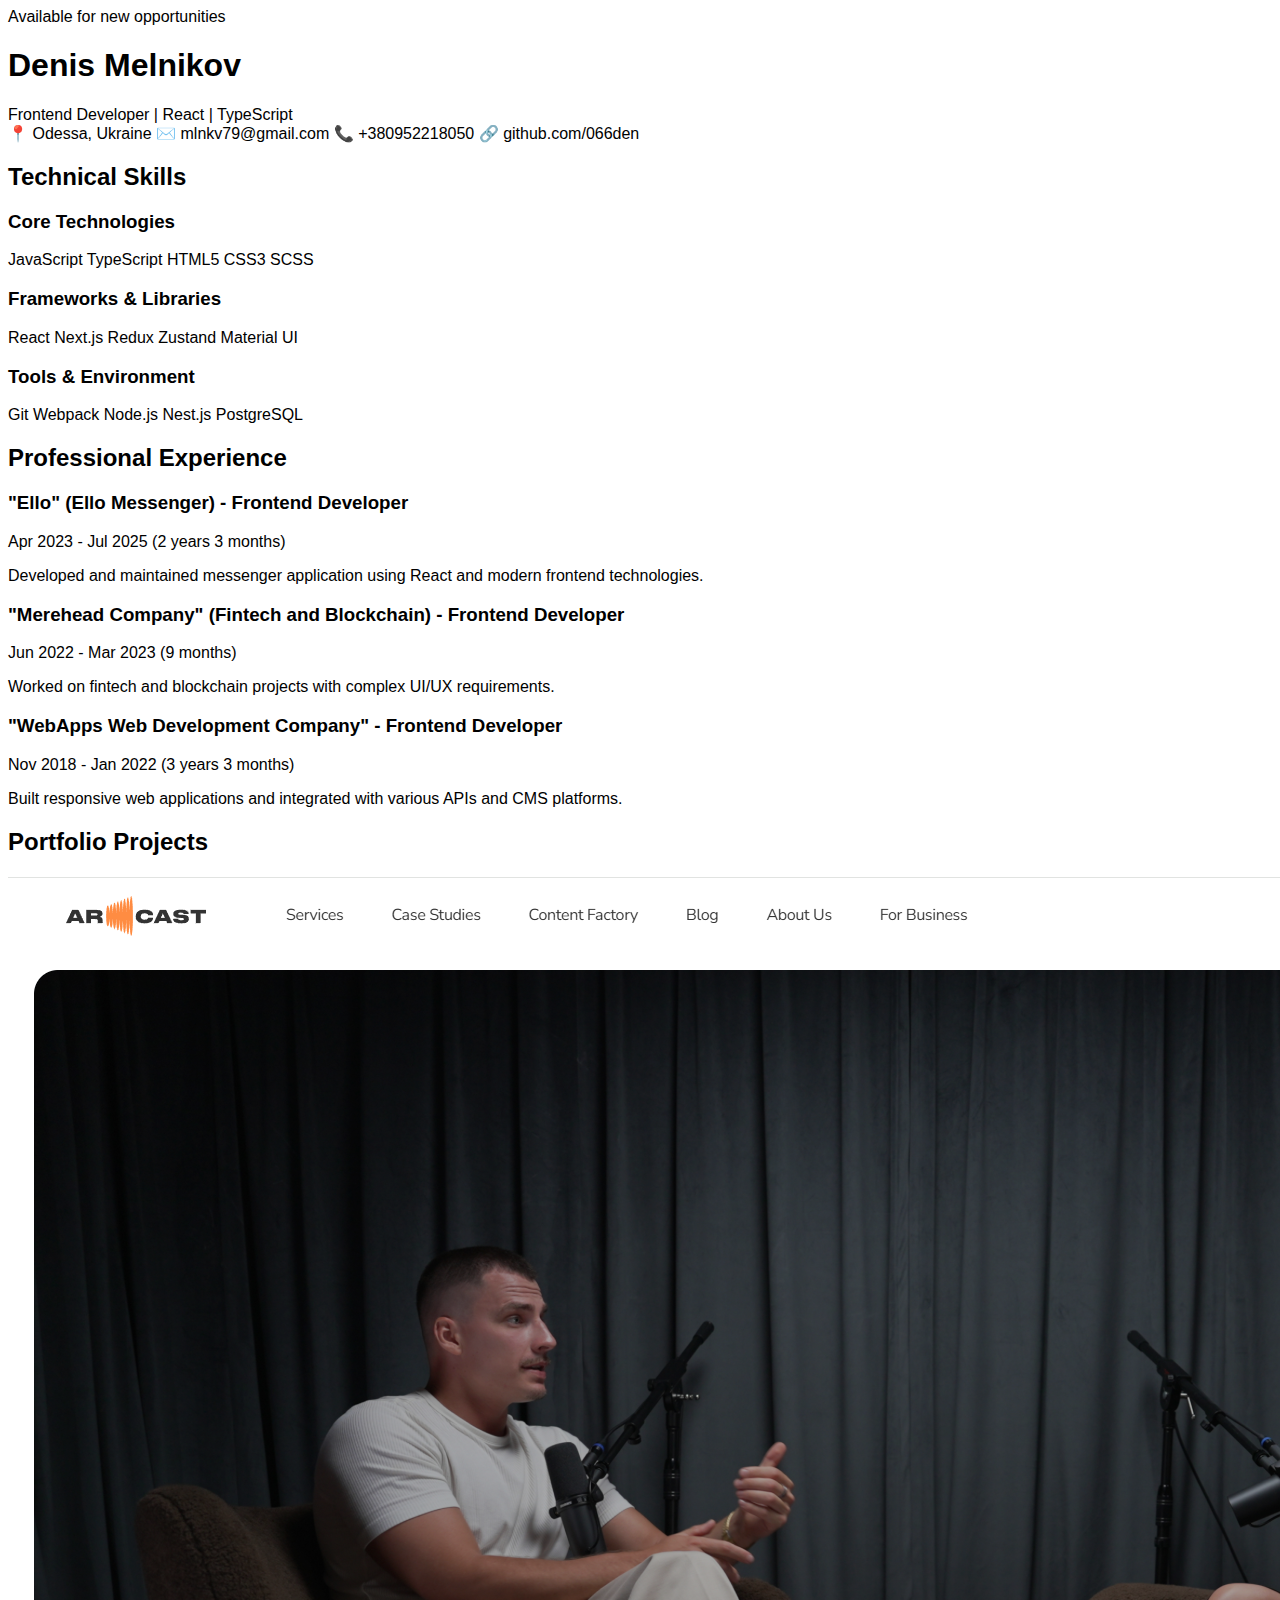
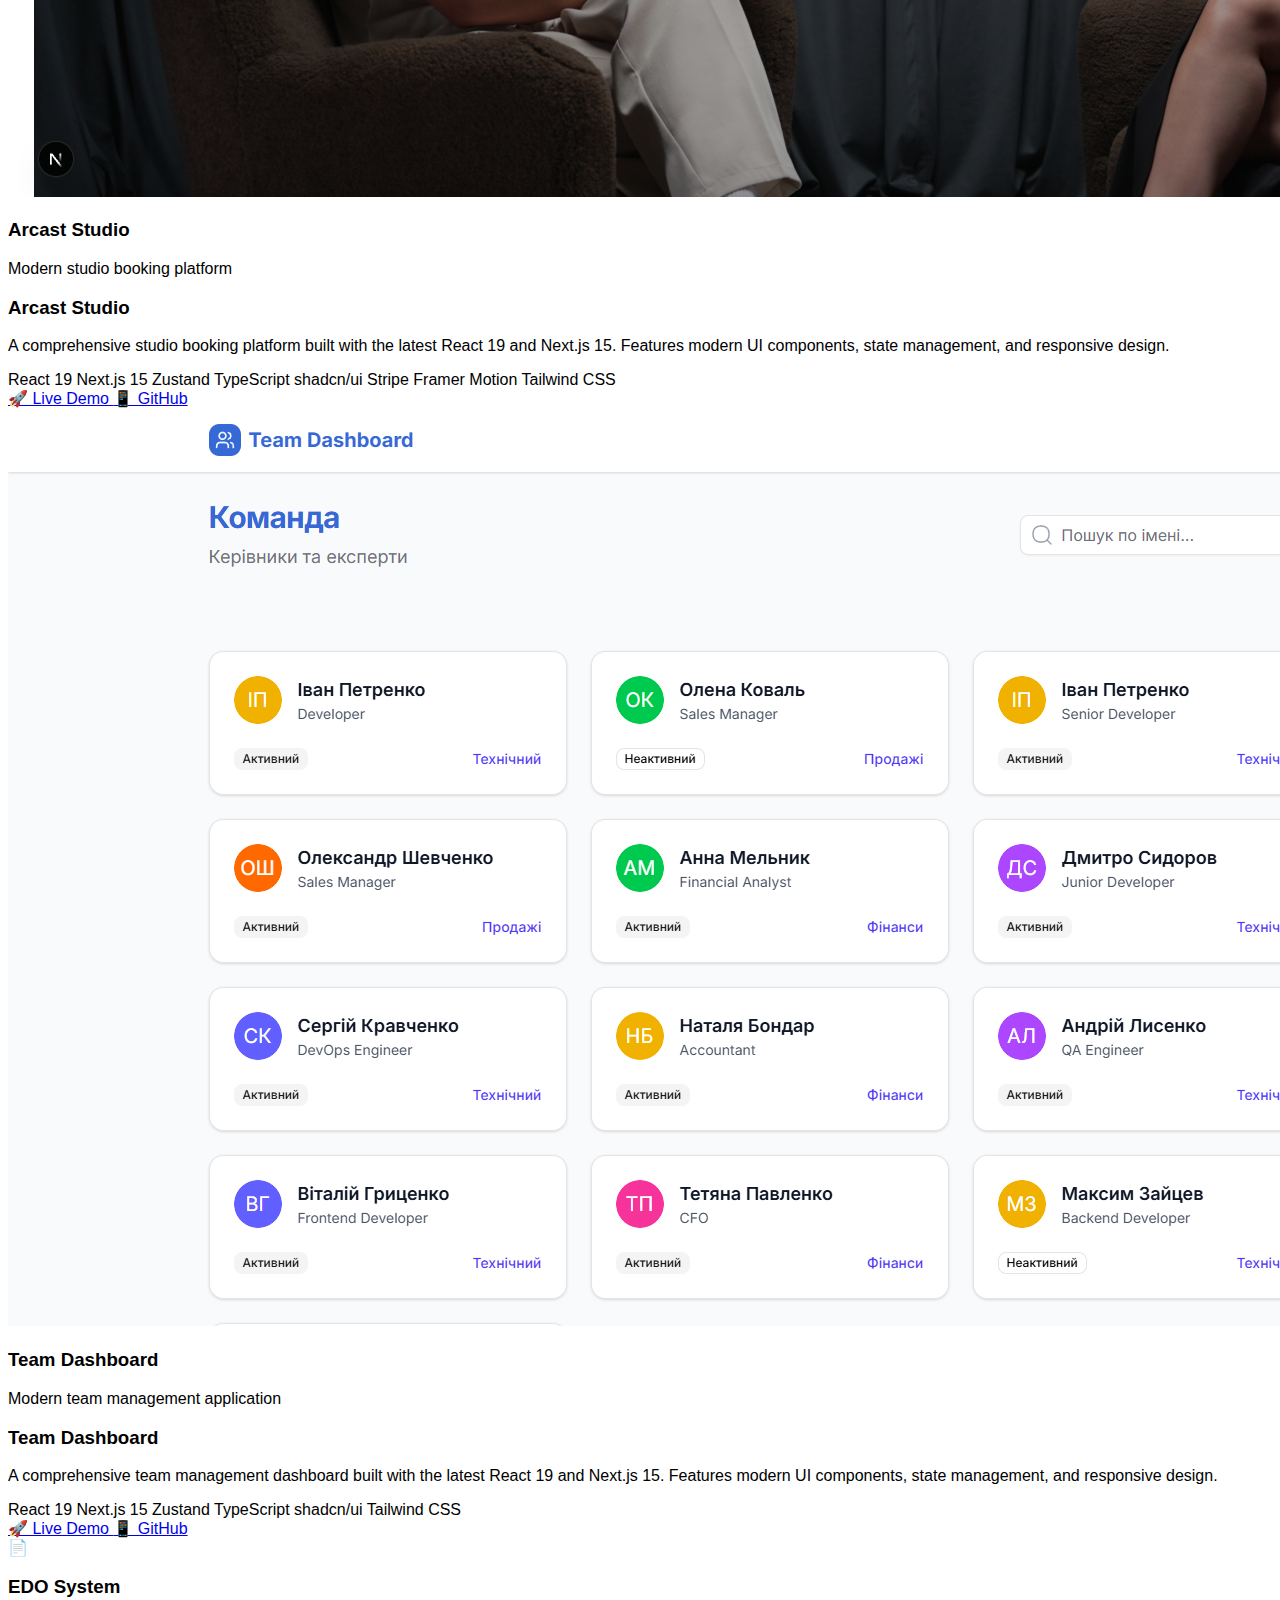
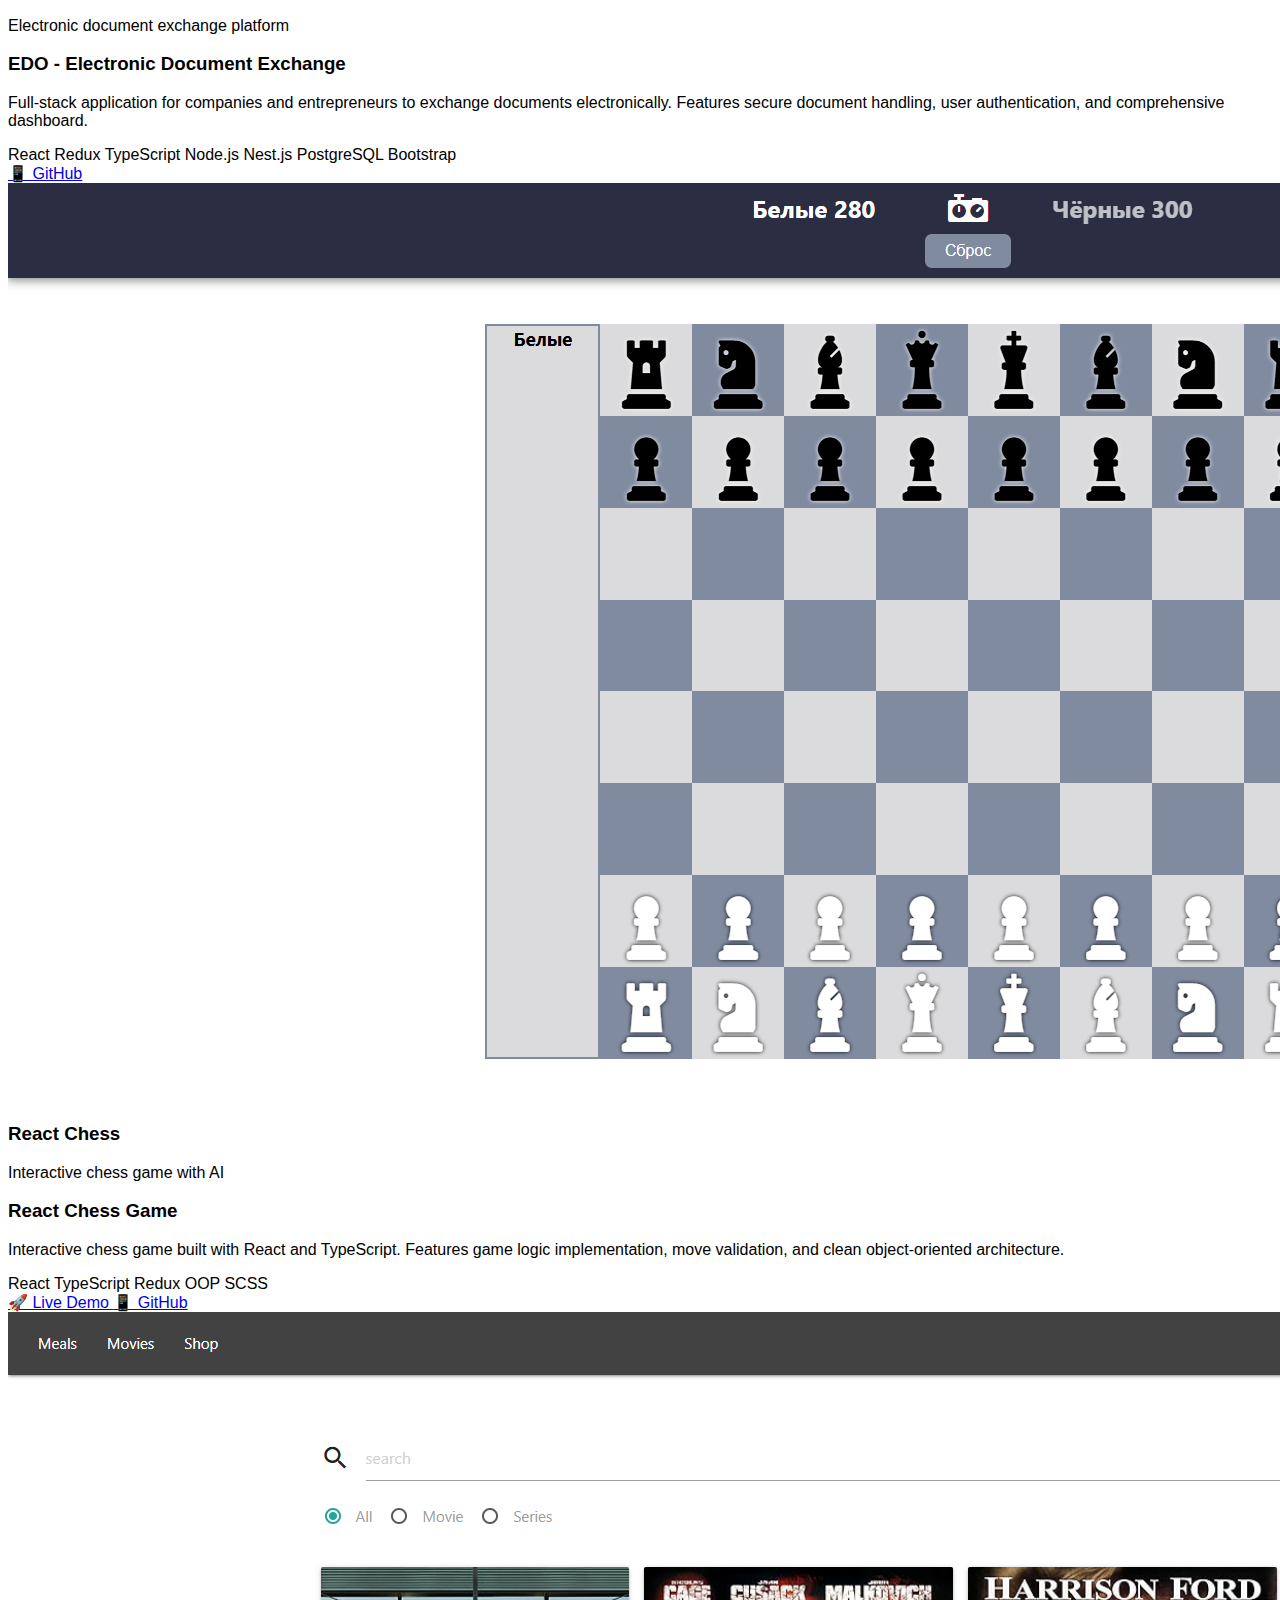
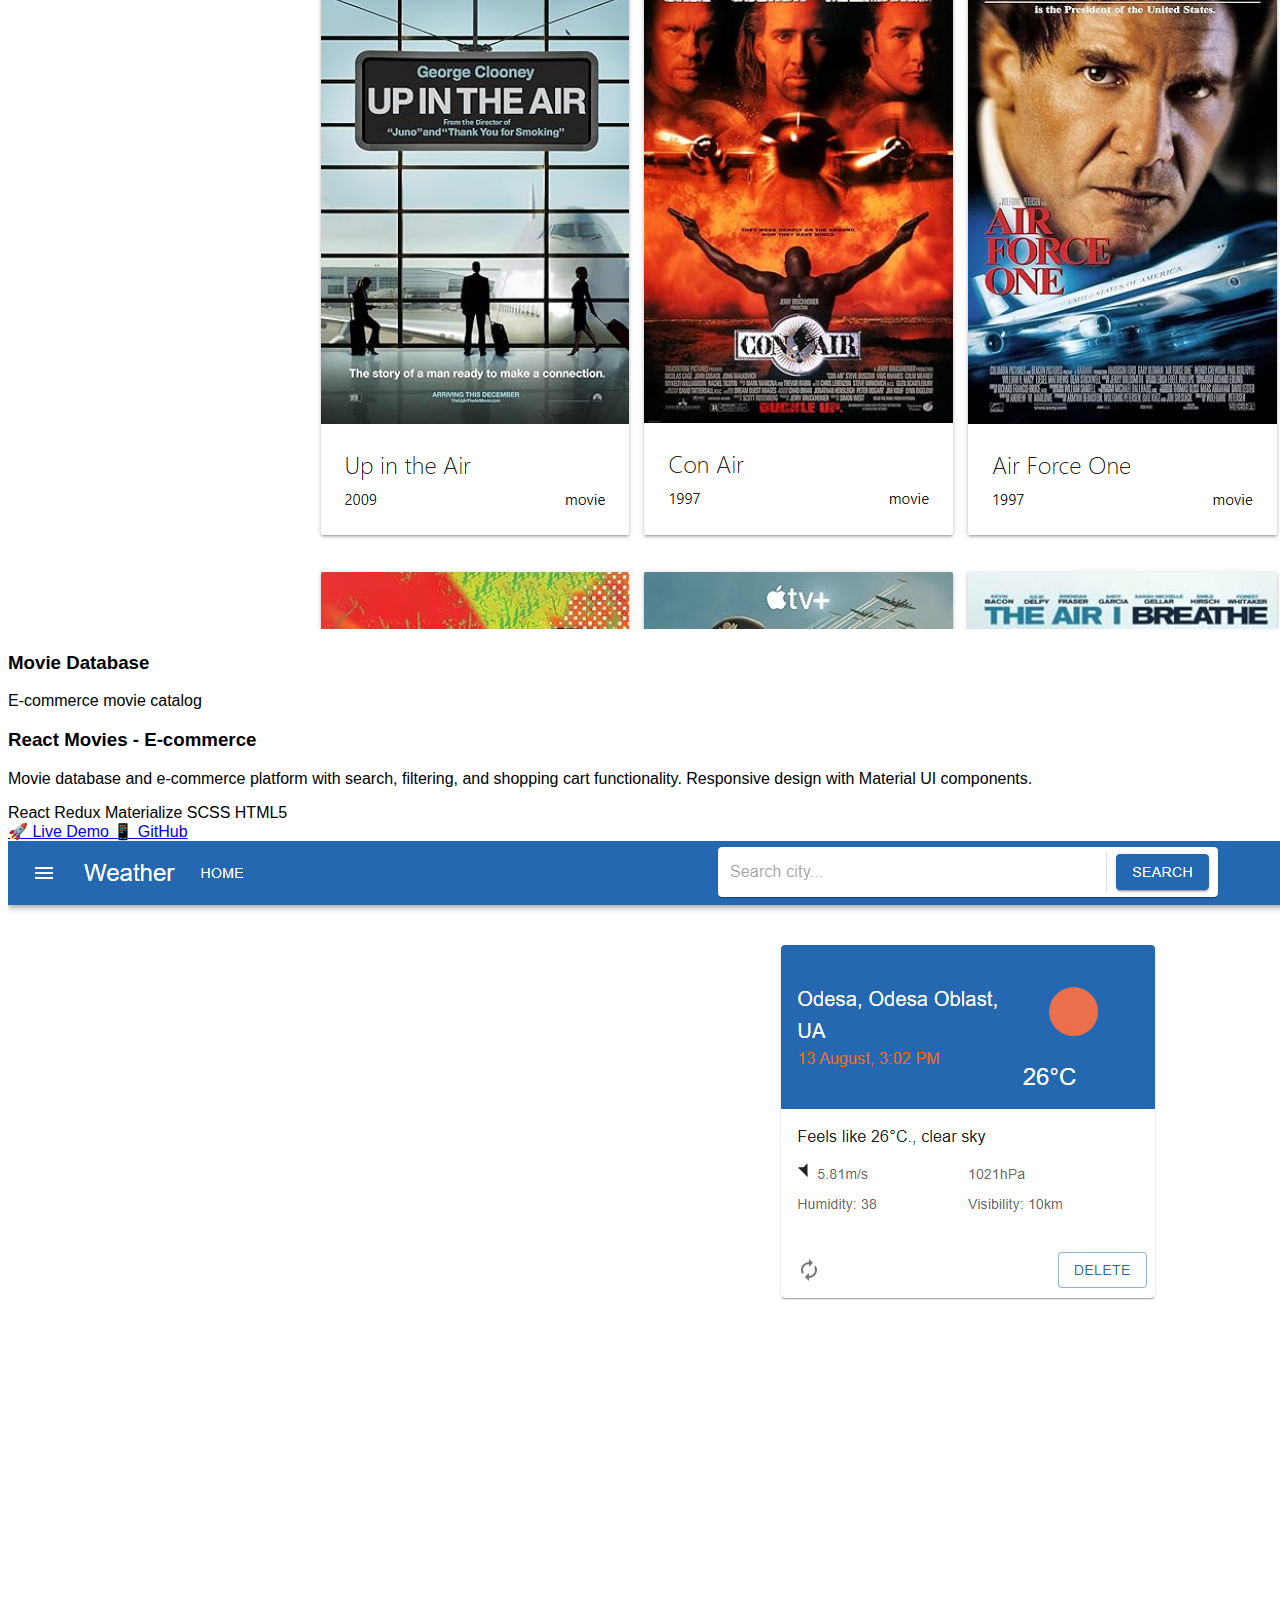
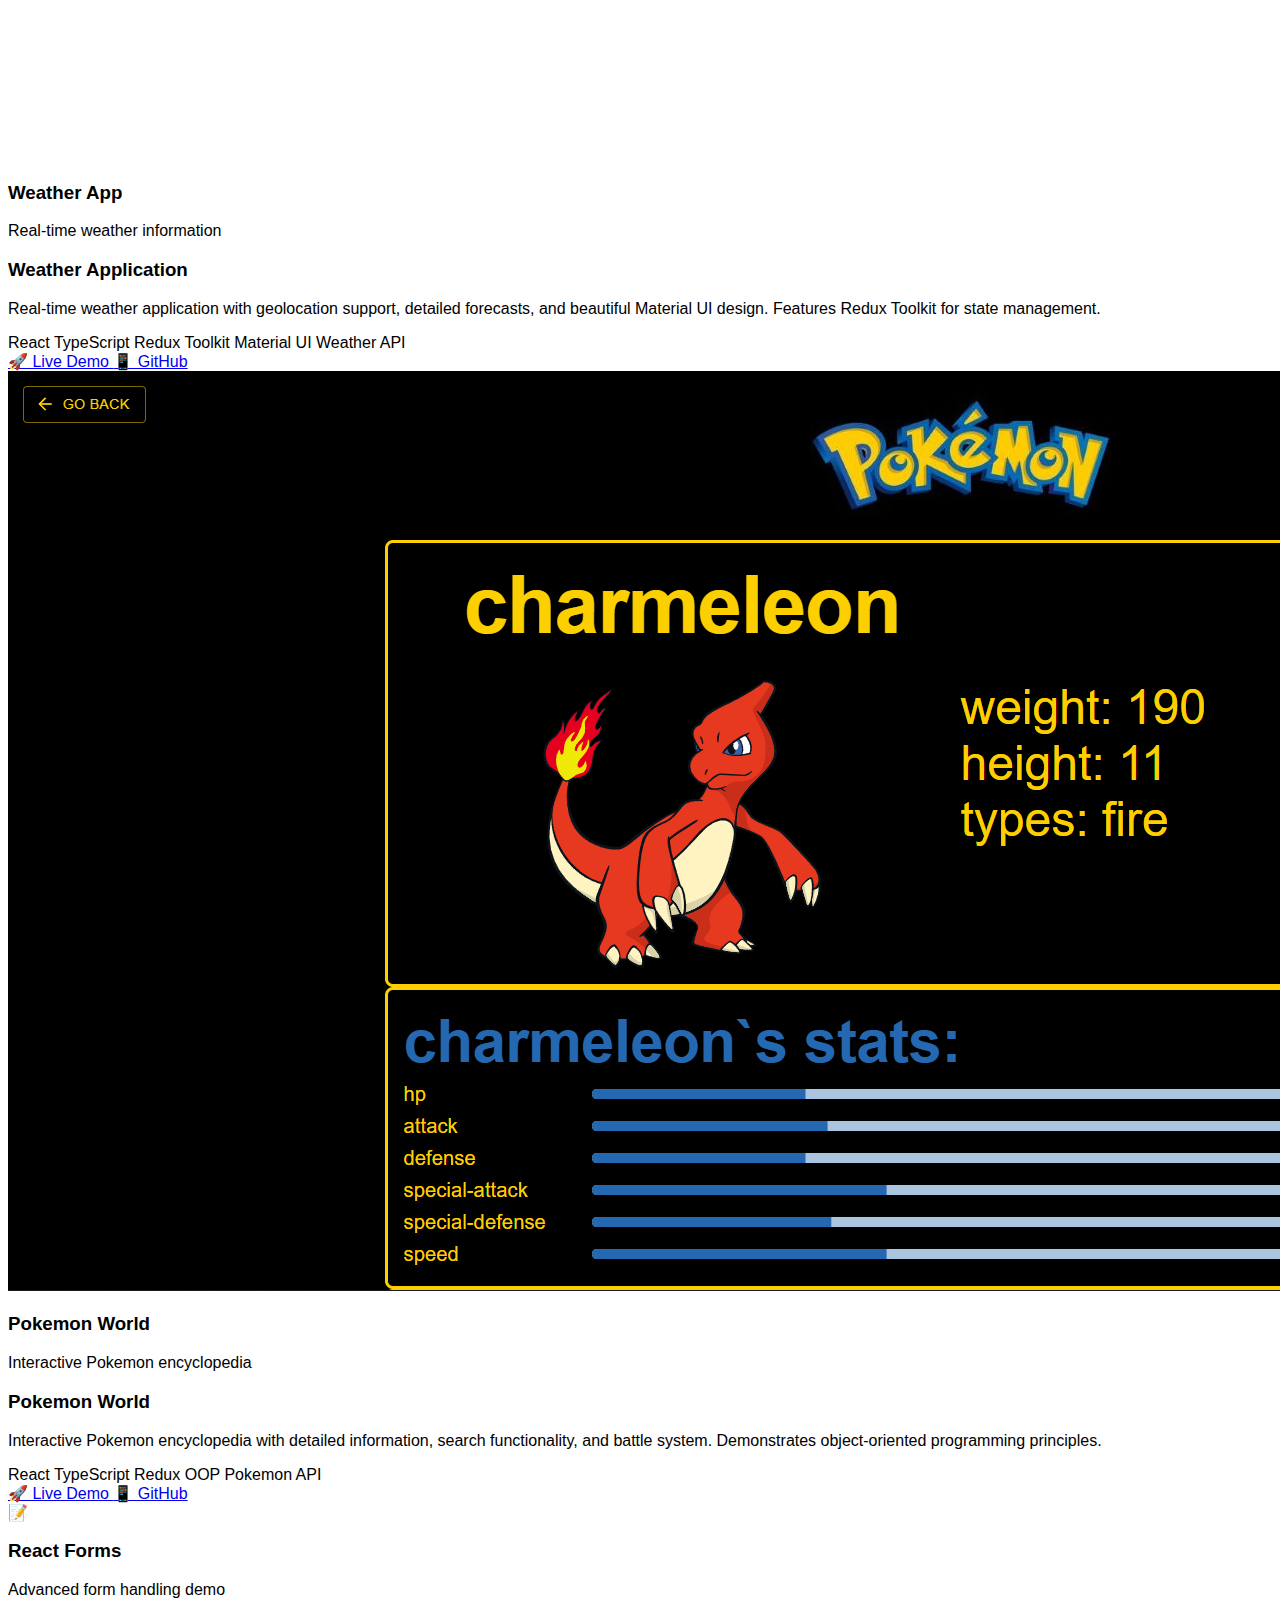
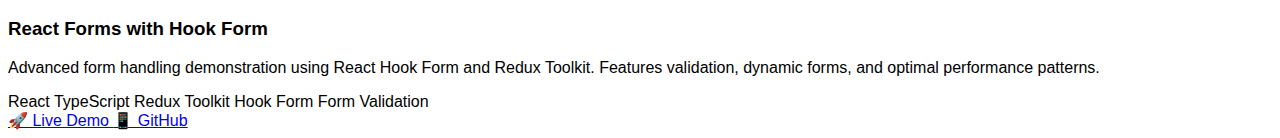
<file: _index.html>
<!DOCTYPE html>
<html lang="en">
	<head>
		<meta charset="UTF-8" />
		<meta name="viewport" content="width=device-width, initial-scale=1.0" />
		<title>Denis Melnikov - Frontend Developer Portfolio</title>
		<link rel="icon" href="./favicon.ico" sizes="16x16" type="image/x-icon" />
		<link rel="stylesheet" href="./css/main.css" />
	</head>
	<body>
		<section class="container">
			<!-- Header Section -->
			<div class="header">
				<!-- <div class="avatar">DM</div> -->
				 <div class="hero-badge">
        <span class="dot"></span>
        Available for new opportunities
      </div>
				<div class="header-info">
					<h1>Denis Melnikov</h1>
					<div class="subtitle">Frontend Developer | React | TypeScript</div>
					<div class="contact-info">
						<span>📍 Odessa, Ukraine</span>
						<span>✉️ mlnkv79@gmail.com</span>
						<span>📞 +380952218050</span>
						<span>🔗 github.com/066den</span>
					</div>
				</div>
			</div>
		</section>
		<section class='container'>
			<!-- Skills Section -->
			<div class="skills-section">
				<h2>Technical Skills</h2>
				<div class="skills-grid">
					<div class="skill-category">
						<h3>Core Technologies</h3>
						<div class="skill-tags">
							<span class="skill-tag">JavaScript</span>
							<span class="skill-tag">TypeScript</span>
							<span class="skill-tag">HTML5</span>
							<span class="skill-tag">CSS3</span>
							<span class="skill-tag">SCSS</span>
						</div>
					</div>
					<div class="skill-category">
						<h3>Frameworks & Libraries</h3>
						<div class="skill-tags">
							<span class="skill-tag">React</span>
							<span class="skill-tag">Next.js</span>
							<span class="skill-tag">Redux</span>
							<span class="skill-tag">Zustand</span>
							<span class="skill-tag">Material UI</span>
						</div>
					</div>
					<div class="skill-category">
						<h3>Tools & Environment</h3>
						<div class="skill-tags">
							<span class="skill-tag">Git</span>
							<span class="skill-tag">Webpack</span>
							<span class="skill-tag">Node.js</span>
							<span class="skill-tag">Nest.js</span>
							<span class="skill-tag">PostgreSQL</span>
						</div>
					</div>
				</div>
			</div>

			<!-- Experience Section -->
			<div class="experience-section">
				<h2>Professional Experience</h2>
				<div class="experience-item">
					<h3>"Ello" (Ello Messenger) - Frontend Developer</h3>
					<div class="experience-period">
						Apr 2023 - Jul 2025 (2 years 3 months)
					</div>
					<p>
						Developed and maintained messenger application using React and
						modern frontend technologies.
					</p>
				</div>
				<div class="experience-item">
					<h3>
						"Merehead Company" (Fintech and Blockchain) - Frontend Developer
					</h3>
					<div class="experience-period">Jun 2022 - Mar 2023 (9 months)</div>
					<p>
						Worked on fintech and blockchain projects with complex UI/UX
						requirements.
					</p>
				</div>
				<div class="experience-item">
					<h3>"WebApps Web Development Company" - Frontend Developer</h3>
					<div class="experience-period">
						Nov 2018 - Jan 2022 (3 years 3 months)
					</div>
					<p>
						Built responsive web applications and integrated with various APIs
						and CMS platforms.
					</p>
				</div>
			</div>

			<!-- Projects Section -->
			<div class="projects-section">
				<h2>Portfolio Projects</h2>

				<!-- Arcast Studio -->
				<div class="project">
					<div class="project-screenshot">
						<div class="screenshot-placeholder">
							<img src="./assets/images/arcast.png" />
							<h3>Arcast Studio</h3>
							<p>Modern studio booking platform</p>
						</div>
					</div>
					<div class="project-info">
						<h3 class="project-title">Arcast Studio</h3>
						<p class="project-description">
							A comprehensive studio booking platform built with the latest
							React 19 and Next.js 15. Features modern UI components, state
							management, and responsive design.
						</p>
						<div class="project-tech">
							<span class="tech-tag">React 19</span>
							<span class="tech-tag">Next.js 15</span>
							<span class="tech-tag">Zustand</span>
							<span class="tech-tag">TypeScript</span>
							<span class="tech-tag">shadcn/ui</span>
							<span class="tech-tag">Stripe</span>
							<span class="tech-tag">Framer Motion</span>
							<span class="tech-tag">Tailwind CSS</span>
						</div>
						<div class="project-links">
							<a
								href="https://arcast-stage.vercel.app"
								class="project-link demo"
								target="_blank"
							>
								🚀 Live Demo
							</a>
							<a
								href="https://github.com/066den/arcast"
								class="project-link github"
								target="_blank"
							>
								📱 GitHub
							</a>
						</div>
					</div>
				</div>

				<!-- Team Dashboard -->
				<div class="project">
					<div class="project-screenshot">
						<div class="screenshot-placeholder">
							<img src="./assets/images/dashboard.png" />
							<h3>Team Dashboard</h3>
							<p>Modern team management application</p>
						</div>
					</div>
					<div class="project-info">
						<h3 class="project-title">Team Dashboard</h3>
						<p class="project-description">
							A comprehensive team management dashboard built with the latest
							React 19 and Next.js 15. Features modern UI components, state
							management, and responsive design.
						</p>
						<div class="project-tech">
							<span class="tech-tag">React 19</span>
							<span class="tech-tag">Next.js 15</span>
							<span class="tech-tag">Zustand</span>
							<span class="tech-tag">TypeScript</span>
							<span class="tech-tag">shadcn/ui</span>
							<span class="tech-tag">Tailwind CSS</span>
						</div>
						<div class="project-links">
							<a
								href="https://team-dashboard-theta.vercel.app/"
								class="project-link demo"
								target="_blank"
							>
								🚀 Live Demo
							</a>
							<a
								href="https://github.com/066den/team-dashboard"
								class="project-link github"
								target="_blank"
							>
								📱 GitHub
							</a>
						</div>
					</div>
				</div>

				<!-- EDO Project -->
				<div class="project">
					<div class="project-screenshot">
						<div class="screenshot-placeholder">
							<div class="icon">📄</div>
							<h3>EDO System</h3>
							<p>Electronic document exchange platform</p>
						</div>
					</div>
					<div class="project-info">
						<h3 class="project-title">EDO - Electronic Document Exchange</h3>
						<p class="project-description">
							Full-stack application for companies and entrepreneurs to exchange
							documents electronically. Features secure document handling, user
							authentication, and comprehensive dashboard.
						</p>
						<div class="project-tech">
							<span class="tech-tag">React</span>
							<span class="tech-tag">Redux</span>
							<span class="tech-tag">TypeScript</span>
							<span class="tech-tag">Node.js</span>
							<span class="tech-tag">Nest.js</span>
							<span class="tech-tag">PostgreSQL</span>
							<span class="tech-tag">Bootstrap</span>
						</div>
						<div class="project-links">
							<a
								href="https://github.com/066den/edo-react-nest"
								class="project-link github"
								target="_blank"
							>
								📱 GitHub
							</a>
						</div>
					</div>
				</div>

				<!-- React Chess -->
				<div class="project">
					<div class="project-screenshot">
						<div class="screenshot-placeholder">
							<img src="./assets/images/chess.png" />
							<h3>React Chess</h3>
							<p>Interactive chess game with AI</p>
						</div>
					</div>
					<div class="project-info">
						<h3 class="project-title">React Chess Game</h3>
						<p class="project-description">
							Interactive chess game built with React and TypeScript. Features
							game logic implementation, move validation, and clean
							object-oriented architecture.
						</p>
						<div class="project-tech">
							<span class="tech-tag">React</span>
							<span class="tech-tag">TypeScript</span>
							<span class="tech-tag">Redux</span>
							<span class="tech-tag">OOP</span>
							<span class="tech-tag">SCSS</span>
						</div>
						<div class="project-links">
							<a
								href="https://066den.github.io/react-chess/"
								class="project-link demo"
								target="_blank"
							>
								🚀 Live Demo
							</a>
							<a
								href="https://github.com/066den/react-chess"
								class="project-link github"
								target="_blank"
							>
								📱 GitHub
							</a>
						</div>
					</div>
				</div>

				<!-- E-commerce -->
				<div class="project">
					<div class="project-screenshot">
						<div class="screenshot-placeholder">
							<img src="./assets/images/movies.png" />
							<h3>Movie Database</h3>
							<p>E-commerce movie catalog</p>
						</div>
					</div>
					<div class="project-info">
						<h3 class="project-title">React Movies - E-commerce</h3>
						<p class="project-description">
							Movie database and e-commerce platform with search, filtering, and
							shopping cart functionality. Responsive design with Material UI
							components.
						</p>
						<div class="project-tech">
							<span class="tech-tag">React</span>
							<span class="tech-tag">Redux</span>
							<span class="tech-tag">Materialize</span>
							<span class="tech-tag">SCSS</span>
							<span class="tech-tag">HTML5</span>
						</div>
						<div class="project-links">
							<a
								href="https://066den.github.io/react-movies/"
								class="project-link demo"
								target="_blank"
							>
								🚀 Live Demo
							</a>
							<a
								href="https://github.com/066den/react-movies"
								class="project-link github"
								target="_blank"
							>
								📱 GitHub
							</a>
						</div>
					</div>
				</div>

				<!-- Weather App -->
				<div class="project">
					<div class="project-screenshot">
						<div class="screenshot-placeholder">
							<img src="./assets/images/weather.png" />
							<h3>Weather App</h3>
							<p>Real-time weather information</p>
						</div>
					</div>
					<div class="project-info">
						<h3 class="project-title">Weather Application</h3>
						<p class="project-description">
							Real-time weather application with geolocation support, detailed
							forecasts, and beautiful Material UI design. Features Redux
							Toolkit for state management.
						</p>
						<div class="project-tech">
							<span class="tech-tag">React</span>
							<span class="tech-tag">TypeScript</span>
							<span class="tech-tag">Redux Toolkit</span>
							<span class="tech-tag">Material UI</span>
							<span class="tech-tag">Weather API</span>
						</div>
						<div class="project-links">
							<a
								href="https://066den.github.io/weather/"
								class="project-link demo"
								target="_blank"
							>
								🚀 Live Demo
							</a>
							<a
								href="https://github.com/066den/weather"
								class="project-link github"
								target="_blank"
							>
								📱 GitHub
							</a>
						</div>
					</div>
				</div>

				<!-- Pokemon World -->
				<div class="project">
					<div class="project-screenshot">
						<div class="screenshot-placeholder">
							<img src="./assets/images/pokemon.png" />
							<h3>Pokemon World</h3>
							<p>Interactive Pokemon encyclopedia</p>
						</div>
					</div>
					<div class="project-info">
						<h3 class="project-title">Pokemon World</h3>
						<p class="project-description">
							Interactive Pokemon encyclopedia with detailed information, search
							functionality, and battle system. Demonstrates object-oriented
							programming principles.
						</p>
						<div class="project-tech">
							<span class="tech-tag">React</span>
							<span class="tech-tag">TypeScript</span>
							<span class="tech-tag">Redux</span>
							<span class="tech-tag">OOP</span>
							<span class="tech-tag">Pokemon API</span>
						</div>
						<div class="project-links">
							<a
								href="https://066den.github.io/pokemon/"
								class="project-link demo"
								target="_blank"
							>
								🚀 Live Demo
							</a>
							<a
								href="https://github.com/066den/pokemon"
								class="project-link github"
								target="_blank"
							>
								📱 GitHub
							</a>
						</div>
					</div>
				</div>

				<!-- React Forms -->
				<div class="project">
					<div class="project-screenshot">
						<div class="screenshot-placeholder">
							<div class="icon">📝</div>
							<h3>React Forms</h3>
							<p>Advanced form handling demo</p>
						</div>
					</div>
					<div class="project-info">
						<h3 class="project-title">React Forms with Hook Form</h3>
						<p class="project-description">
							Advanced form handling demonstration using React Hook Form and
							Redux Toolkit. Features validation, dynamic forms, and optimal
							performance patterns.
						</p>
						<div class="project-tech">
							<span class="tech-tag">React</span>
							<span class="tech-tag">TypeScript</span>
							<span class="tech-tag">Redux Toolkit</span>
							<span class="tech-tag">Hook Form</span>
							<span class="tech-tag">Form Validation</span>
						</div>
						<div class="project-links">
							<a
								href="https://066den.github.io/react-reduxtoolkit-hook-form/"
								class="project-link demo"
								target="_blank"
							>
								🚀 Live Demo
							</a>
							<a
								href="https://github.com/066den/react-reduxtoolkit-hook-form"
								class="project-link github"
								target="_blank"
							>
								📱 GitHub
							</a>
						</div>
					</div>
				</div>
			</div>
		</div>

		<script src="./js/main.js"></script>
	</body>
</html>
</file>
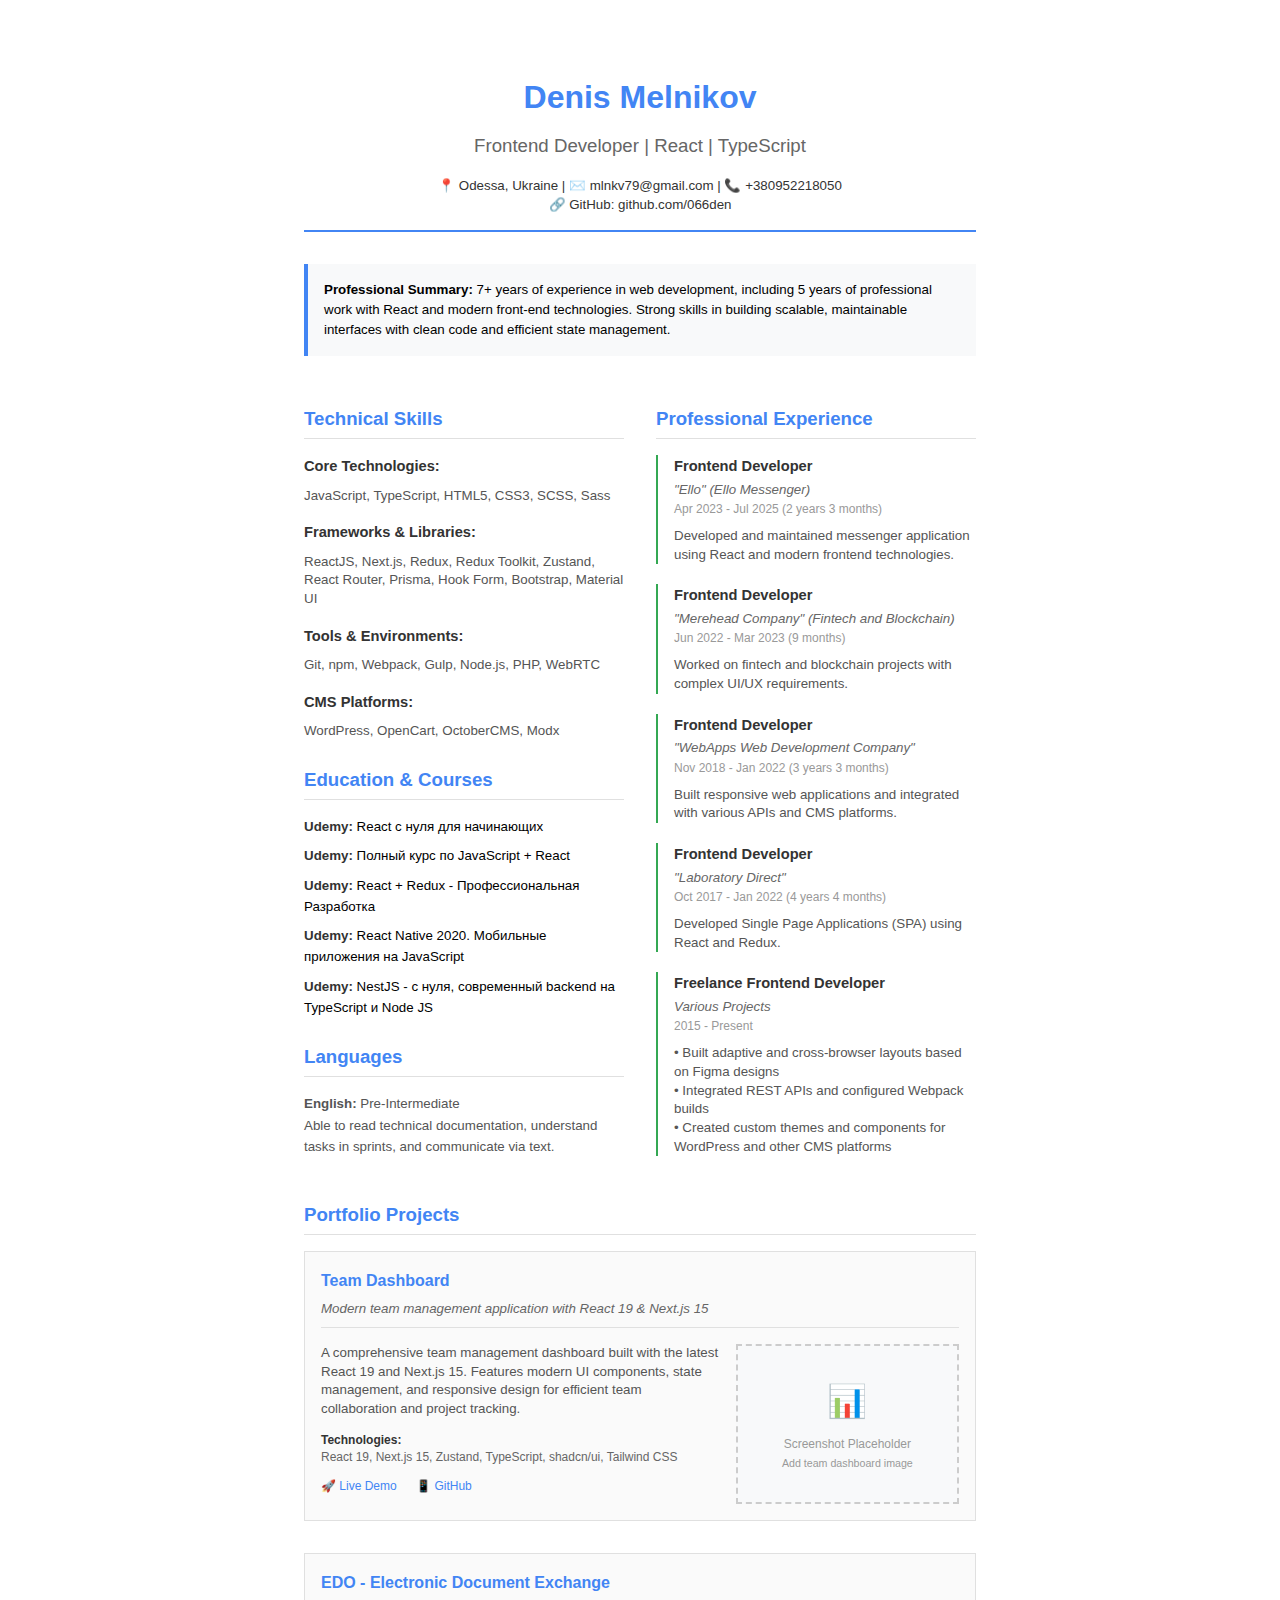
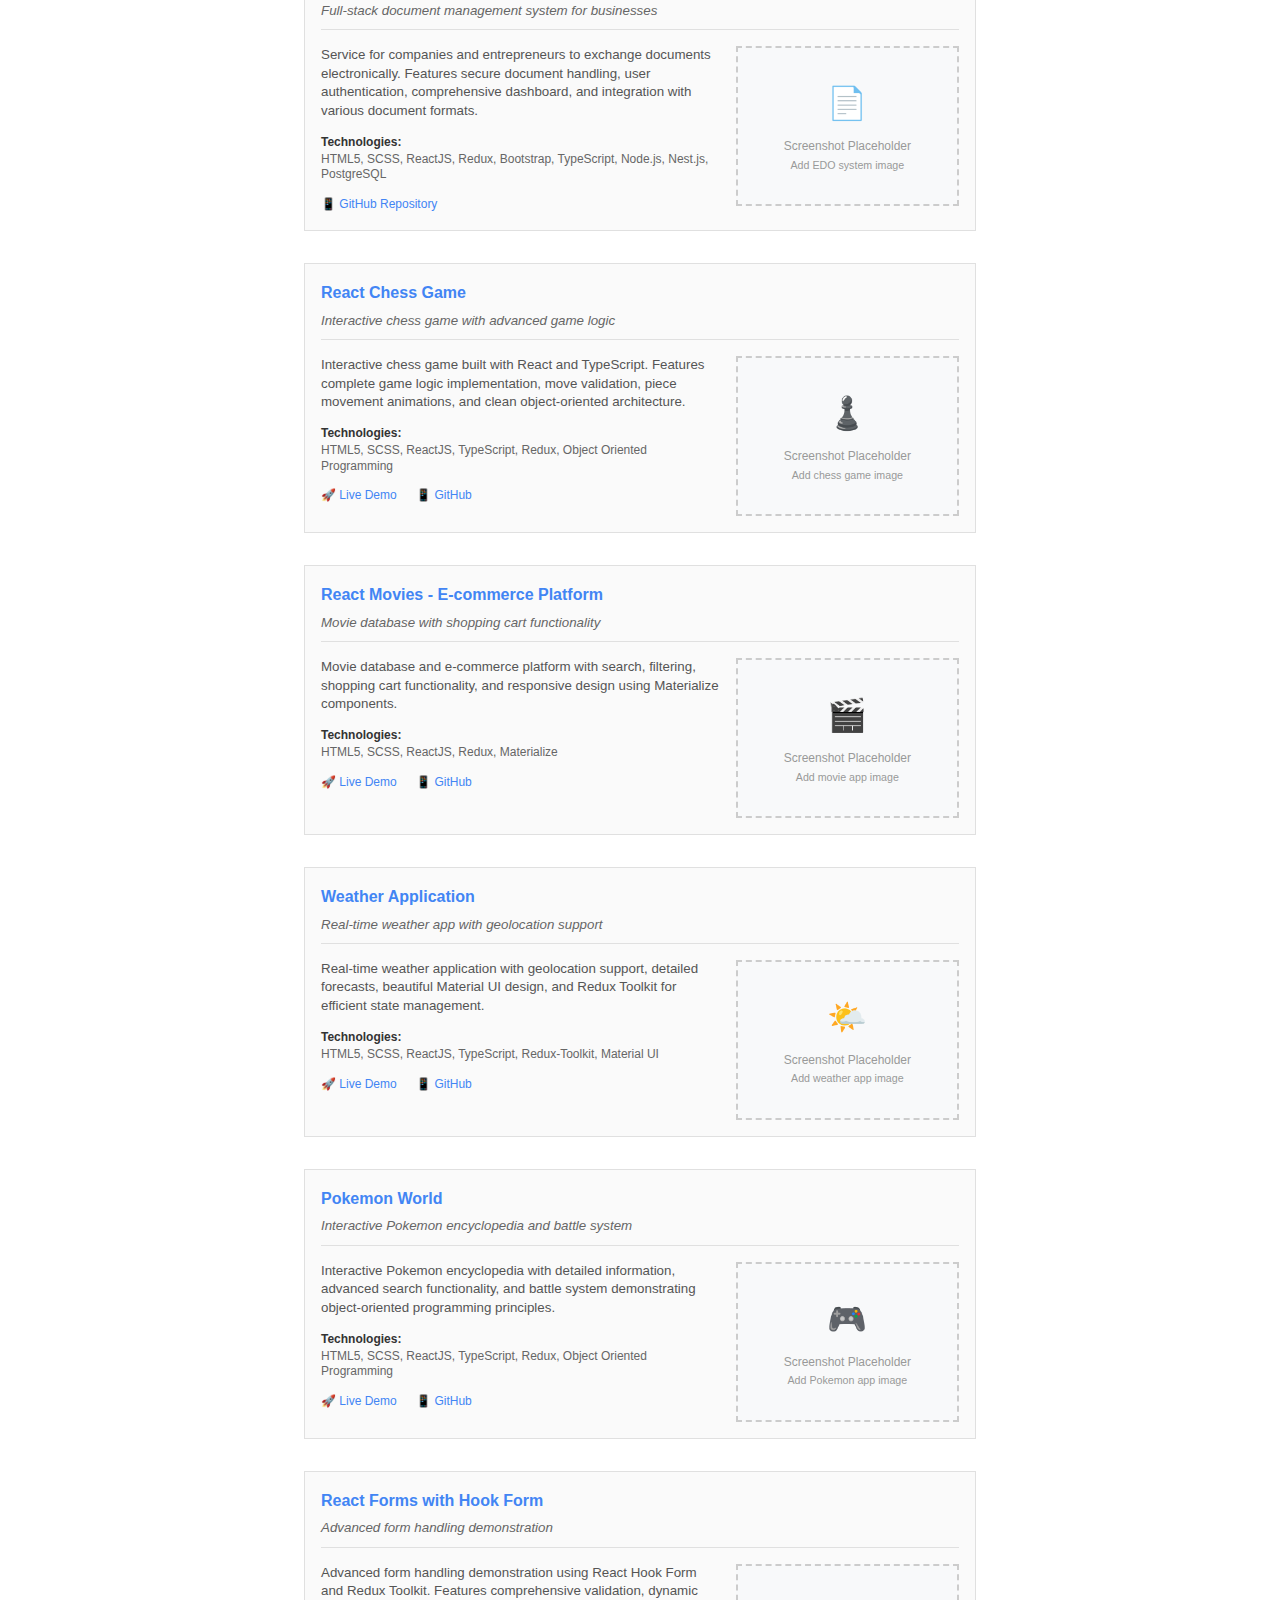
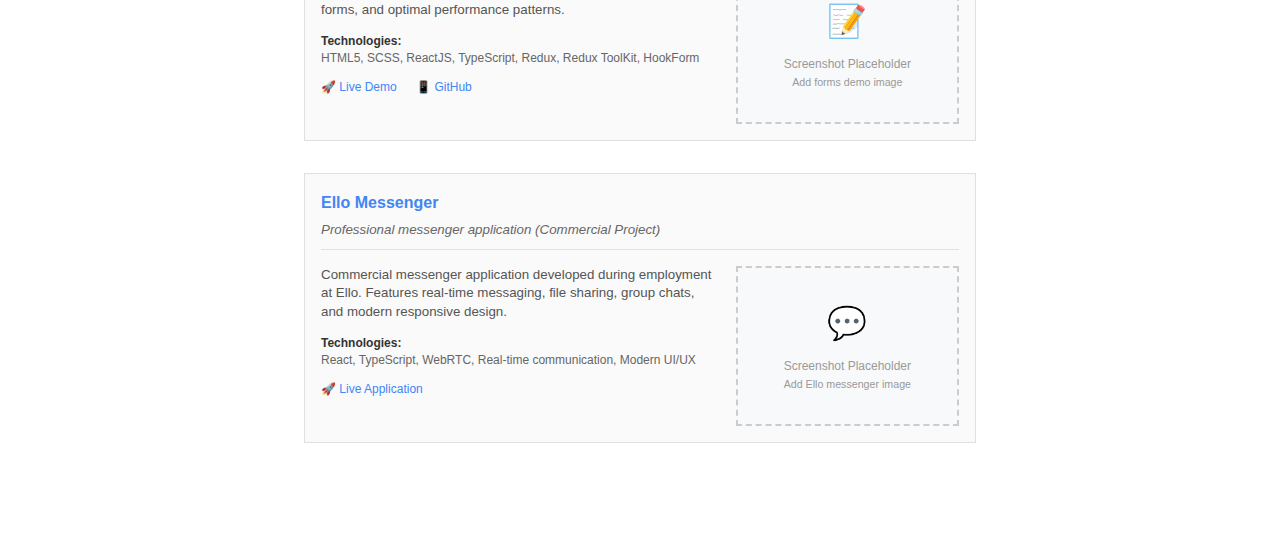
<file: denis_resume_google_docs.html>
<!DOCTYPE html>
<html lang="en">
<head>
    <meta charset="UTF-8">
    <meta name="viewport" content="width=device-width, initial-scale=1.0">
    <title>Denis Melnikov - Frontend Developer Resume</title>
    <style>
        * {
            margin: 0;
            padding: 0;
            box-sizing: border-box;
        }

        body {
            font-family: 'Arial', sans-serif;
            line-height: 1.6;
            color: #000000;
            background: white;
            max-width: 8.5in;
            margin: 0 auto;
            padding: 0.75in;
            font-size: 11pt;
        }

        .header {
            text-align: center;
            margin-bottom: 24pt;
            padding-bottom: 12pt;
            border-bottom: 2pt solid #4285F4;
        }

        .name {
            font-size: 24pt;
            font-weight: bold;
            color: #4285F4;
            margin-bottom: 6pt;
        }

        .title {
            font-size: 14pt;
            color: #666666;
            margin-bottom: 12pt;
        }

        .contact-info {
            font-size: 10pt;
            color: #333333;
            line-height: 1.4;
        }

        .section-title {
            font-size: 14pt;
            font-weight: bold;
            color: #4285F4;
            margin-top: 18pt;
            margin-bottom: 12pt;
            padding-bottom: 3pt;
            border-bottom: 1pt solid #E0E0E0;
        }

        .summary {
            background-color: #F8F9FA;
            padding: 12pt;
            margin-bottom: 18pt;
            border-left: 3pt solid #4285F4;
            font-size: 10pt;
            line-height: 1.5;
        }

        .two-columns {
            display: table;
            width: 100%;
            margin-bottom: 18pt;
        }

        .left-column, .right-column {
            display: table-cell;
            vertical-align: top;
            width: 50%;
        }

        .left-column {
            padding-right: 12pt;
        }

        .right-column {
            padding-left: 12pt;
        }

        .skills-category {
            margin-bottom: 12pt;
        }

        .skills-category h3 {
            font-size: 11pt;
            font-weight: bold;
            color: #333333;
            margin-bottom: 6pt;
        }

        .skills-list {
            font-size: 10pt;
            color: #555555;
            line-height: 1.4;
        }

        .experience-item {
            margin-bottom: 15pt;
            padding-left: 12pt;
            border-left: 2pt solid #34A853;
        }

        .job-header {
            margin-bottom: 6pt;
        }

        .job-title {
            font-size: 11pt;
            font-weight: bold;
            color: #333333;
        }

        .company {
            font-size: 10pt;
            color: #666666;
            font-style: italic;
        }

        .period {
            font-size: 9pt;
            color: #999999;
        }

        .job-description {
            font-size: 10pt;
            color: #555555;
            line-height: 1.4;
            margin-top: 6pt;
        }

        .education-item {
            margin-bottom: 6pt;
            font-size: 10pt;
        }

        .course-title {
            font-weight: bold;
            color: #333333;
        }

        .project {
            margin-bottom: 24pt;
            page-break-inside: avoid;
            border: 1pt solid #E0E0E0;
            padding: 12pt;
            background-color: #FAFAFA;
        }

        .project-header {
            margin-bottom: 12pt;
            padding-bottom: 6pt;
            border-bottom: 1pt solid #E0E0E0;
        }

        .project-title {
            font-size: 12pt;
            font-weight: bold;
            color: #4285F4;
            margin-bottom: 3pt;
        }

        .project-subtitle {
            font-size: 10pt;
            color: #666666;
            font-style: italic;
        }

        .project-content {
            display: table;
            width: 100%;
        }

        .project-info {
            display: table-cell;
            width: 65%;
            vertical-align: top;
            padding-right: 12pt;
        }

        .project-screenshot {
            display: table-cell;
            width: 35%;
            vertical-align: top;
        }

        .screenshot-placeholder {
            width: 100%;
            height: 120pt;
            border: 2pt dashed #CCCCCC;
            background-color: #F8F9FA;
            display: flex;
            align-items: center;
            justify-content: center;
            text-align: center;
            font-size: 9pt;
            color: #999999;
            flex-direction: column;
        }

        .screenshot-icon {
            font-size: 24pt;
            margin-bottom: 6pt;
        }

        .project-description {
            font-size: 10pt;
            color: #555555;
            line-height: 1.4;
            margin-bottom: 9pt;
        }

        .tech-stack {
            margin-bottom: 9pt;
        }

        .tech-label {
            font-size: 9pt;
            font-weight: bold;
            color: #333333;
        }

        .tech-list {
            font-size: 9pt;
            color: #666666;
            line-height: 1.3;
        }

        .project-links {
            font-size: 9pt;
        }

        .project-links a {
            color: #4285F4;
            text-decoration: none;
            margin-right: 12pt;
        }

        /* Стили для печати и экспорта */
        @media print {
            body {
                font-size: 10pt;
            }
            
            .project {
                page-break-inside: avoid;
            }
        }

        /* Альтернативный макет для узких экранов */
        @media screen and (max-width: 600px) {
            .two-columns, .project-content {
                display: block;
            }
            
            .left-column, .right-column, .project-info, .project-screenshot {
                display: block;
                width: 100%;
                padding: 0;
                margin-bottom: 12pt;
            }
        }
    </style>
</head>
<body>
    <!-- Заголовок -->
    <div class="header">
        <div class="name">Denis Melnikov</div>
        <div class="title">Frontend Developer | React | TypeScript</div>
        <div class="contact-info">
            📍 Odessa, Ukraine | ✉️ mlnkv79@gmail.com | 📞 +380952218050<br>
            🔗 GitHub: github.com/066den
        </div>
    </div>

    <!-- Краткое описание -->
    <div class="summary">
        <strong>Professional Summary:</strong> 7+ years of experience in web development, including 5 years of professional work with React and modern front-end technologies. Strong skills in building scalable, maintainable interfaces with clean code and efficient state management.
    </div>

    <!-- Двухколоночная секция -->
    <div class="two-columns">
        <!-- Левая колонка -->
        <div class="left-column">
            <div class="section-title">Technical Skills</div>
            
            <div class="skills-category">
                <h3>Core Technologies:</h3>
                <div class="skills-list">JavaScript, TypeScript, HTML5, CSS3, SCSS, Sass</div>
            </div>

            <div class="skills-category">
                <h3>Frameworks & Libraries:</h3>
                <div class="skills-list">ReactJS, Next.js, Redux, Redux Toolkit, Zustand, React Router, Prisma, Hook Form, Bootstrap, Material UI</div>
            </div>

            <div class="skills-category">
                <h3>Tools & Environments:</h3>
                <div class="skills-list">Git, npm, Webpack, Gulp, Node.js, PHP, WebRTC</div>
            </div>

            <div class="skills-category">
                <h3>CMS Platforms:</h3>
                <div class="skills-list">WordPress, OpenCart, OctoberCMS, Modx</div>
            </div>

            <div class="section-title">Education & Courses</div>
            
            <div class="education-item">
                <span class="course-title">Udemy:</span> React с нуля для начинающих
            </div>
            <div class="education-item">
                <span class="course-title">Udemy:</span> Полный курс по JavaScript + React
            </div>
            <div class="education-item">
                <span class="course-title">Udemy:</span> React + Redux - Профессиональная Разработка
            </div>
            <div class="education-item">
                <span class="course-title">Udemy:</span> React Native 2020. Мобильные приложения на JavaScript
            </div>
            <div class="education-item">
                <span class="course-title">Udemy:</span> NestJS - с нуля, современный backend на TypeScript и Node JS
            </div>

            <div class="section-title">Languages</div>
            <div style="font-size: 10pt; color: #555555;">
                <strong>English:</strong> Pre-Intermediate<br>
                Able to read technical documentation, understand tasks in sprints, and communicate via text.
            </div>
        </div>

        <!-- Правая колонка -->
        <div class="right-column">
            <div class="section-title">Professional Experience</div>

            <div class="experience-item">
                <div class="job-header">
                    <div class="job-title">Frontend Developer</div>
                    <div class="company">"Ello" (Ello Messenger)</div>
                    <div class="period">Apr 2023 - Jul 2025 (2 years 3 months)</div>
                </div>
                <div class="job-description">
                    Developed and maintained messenger application using React and modern frontend technologies.
                </div>
            </div>

            <div class="experience-item">
                <div class="job-header">
                    <div class="job-title">Frontend Developer</div>
                    <div class="company">"Merehead Company" (Fintech and Blockchain)</div>
                    <div class="period">Jun 2022 - Mar 2023 (9 months)</div>
                </div>
                <div class="job-description">
                    Worked on fintech and blockchain projects with complex UI/UX requirements.
                </div>
            </div>

            <div class="experience-item">
                <div class="job-header">
                    <div class="job-title">Frontend Developer</div>
                    <div class="company">"WebApps Web Development Company"</div>
                    <div class="period">Nov 2018 - Jan 2022 (3 years 3 months)</div>
                </div>
                <div class="job-description">
                    Built responsive web applications and integrated with various APIs and CMS platforms.
                </div>
            </div>

            <div class="experience-item">
                <div class="job-header">
                    <div class="job-title">Frontend Developer</div>
                    <div class="company">"Laboratory Direct"</div>
                    <div class="period">Oct 2017 - Jan 2022 (4 years 4 months)</div>
                </div>
                <div class="job-description">
                    Developed Single Page Applications (SPA) using React and Redux.
                </div>
            </div>

            <div class="experience-item">
                <div class="job-header">
                    <div class="job-title">Freelance Frontend Developer</div>
                    <div class="company">Various Projects</div>
                    <div class="period">2015 - Present</div>
                </div>
                <div class="job-description">
                    • Built adaptive and cross-browser layouts based on Figma designs<br>
                    • Integrated REST APIs and configured Webpack builds<br>
                    • Created custom themes and components for WordPress and other CMS platforms
                </div>
            </div>
        </div>
    </div>

    <!-- Портфолио проектов -->
    <div class="section-title">Portfolio Projects</div>

    <!-- Team Dashboard -->
    <div class="project">
        <div class="project-header">
            <div class="project-title">Team Dashboard</div>
            <div class="project-subtitle">Modern team management application with React 19 & Next.js 15</div>
        </div>
        <div class="project-content">
            <div class="project-info">
                <div class="project-description">
                    A comprehensive team management dashboard built with the latest React 19 and Next.js 15. Features modern UI components, state management, and responsive design for efficient team collaboration and project tracking.
                </div>
                <div class="tech-stack">
                    <div class="tech-label">Technologies:</div>
                    <div class="tech-list">React 19, Next.js 15, Zustand, TypeScript, shadcn/ui, Tailwind CSS</div>
                </div>
                <div class="project-links">
                    <a href="https://team-dashboard-theta.vercel.app/">🚀 Live Demo</a>
                    <a href="https://github.com/066den/team-dashboard">📱 GitHub</a>
                </div>
            </div>
            <div class="project-screenshot">
                <div class="screenshot-placeholder">
                    <div class="screenshot-icon">📊</div>
                    <div>Screenshot Placeholder</div>
                    <div style="font-size: 8pt;">Add team dashboard image</div>
                </div>
            </div>
        </div>
    </div>

    <!-- EDO System -->
    <div class="project">
        <div class="project-header">
            <div class="project-title">EDO - Electronic Document Exchange</div>
            <div class="project-subtitle">Full-stack document management system for businesses</div>
        </div>
        <div class="project-content">
            <div class="project-info">
                <div class="project-description">
                    Service for companies and entrepreneurs to exchange documents electronically. Features secure document handling, user authentication, comprehensive dashboard, and integration with various document formats.
                </div>
                <div class="tech-stack">
                    <div class="tech-label">Technologies:</div>
                    <div class="tech-list">HTML5, SCSS, ReactJS, Redux, Bootstrap, TypeScript, Node.js, Nest.js, PostgreSQL</div>
                </div>
                <div class="project-links">
                    <a href="https://github.com/066den/edo-react-nest">📱 GitHub Repository</a>
                </div>
            </div>
            <div class="project-screenshot">
                <div class="screenshot-placeholder">
                    <div class="screenshot-icon">📄</div>
                    <div>Screenshot Placeholder</div>
                    <div style="font-size: 8pt;">Add EDO system image</div>
                </div>
            </div>
        </div>
    </div>

    <!-- React Chess -->
    <div class="project">
        <div class="project-header">
            <div class="project-title">React Chess Game</div>
            <div class="project-subtitle">Interactive chess game with advanced game logic</div>
        </div>
        <div class="project-content">
            <div class="project-info">
                <div class="project-description">
                    Interactive chess game built with React and TypeScript. Features complete game logic implementation, move validation, piece movement animations, and clean object-oriented architecture.
                </div>
                <div class="tech-stack">
                    <div class="tech-label">Technologies:</div>
                    <div class="tech-list">HTML5, SCSS, ReactJS, TypeScript, Redux, Object Oriented Programming</div>
                </div>
                <div class="project-links">
                    <a href="https://066den.github.io/react-chess/">🚀 Live Demo</a>
                    <a href="https://github.com/066den/react-chess">📱 GitHub</a>
                </div>
            </div>
            <div class="project-screenshot">
                <div class="screenshot-placeholder">
                    <div class="screenshot-icon">♟️</div>
                    <div>Screenshot Placeholder</div>
                    <div style="font-size: 8pt;">Add chess game image</div>
                </div>
            </div>
        </div>
    </div>

    <!-- React Movies -->
    <div class="project">
        <div class="project-header">
            <div class="project-title">React Movies - E-commerce Platform</div>
            <div class="project-subtitle">Movie database with shopping cart functionality</div>
        </div>
        <div class="project-content">
            <div class="project-info">
                <div class="project-description">
                    Movie database and e-commerce platform with search, filtering, shopping cart functionality, and responsive design using Materialize components.
                </div>
                <div class="tech-stack">
                    <div class="tech-label">Technologies:</div>
                    <div class="tech-list">HTML5, SCSS, ReactJS, Redux, Materialize</div>
                </div>
                <div class="project-links">
                    <a href="https://066den.github.io/react-movies/">🚀 Live Demo</a>
                    <a href="https://github.com/066den/react-movies">📱 GitHub</a>
                </div>
            </div>
            <div class="project-screenshot">
                <div class="screenshot-placeholder">
                    <div class="screenshot-icon">🎬</div>
                    <div>Screenshot Placeholder</div>
                    <div style="font-size: 8pt;">Add movie app image</div>
                </div>
            </div>
        </div>
    </div>

    <!-- Weather App -->
    <div class="project">
        <div class="project-header">
            <div class="project-title">Weather Application</div>
            <div class="project-subtitle">Real-time weather app with geolocation support</div>
        </div>
        <div class="project-content">
            <div class="project-info">
                <div class="project-description">
                    Real-time weather application with geolocation support, detailed forecasts, beautiful Material UI design, and Redux Toolkit for efficient state management.
                </div>
                <div class="tech-stack">
                    <div class="tech-label">Technologies:</div>
                    <div class="tech-list">HTML5, SCSS, ReactJS, TypeScript, Redux-Toolkit, Material UI</div>
                </div>
                <div class="project-links">
                    <a href="https://066den.github.io/weather/">🚀 Live Demo</a>
                    <a href="https://github.com/066den/weather">📱 GitHub</a>
                </div>
            </div>
            <div class="project-screenshot">
                <div class="screenshot-placeholder">
                    <div class="screenshot-icon">🌤️</div>
                    <div>Screenshot Placeholder</div>
                    <div style="font-size: 8pt;">Add weather app image</div>
                </div>
            </div>
        </div>
    </div>

    <!-- Pokemon World -->
    <div class="project">
        <div class="project-header">
            <div class="project-title">Pokemon World</div>
            <div class="project-subtitle">Interactive Pokemon encyclopedia and battle system</div>
        </div>
        <div class="project-content">
            <div class="project-info">
                <div class="project-description">
                    Interactive Pokemon encyclopedia with detailed information, advanced search functionality, and battle system demonstrating object-oriented programming principles.
                </div>
                <div class="tech-stack">
                    <div class="tech-label">Technologies:</div>
                    <div class="tech-list">HTML5, SCSS, ReactJS, TypeScript, Redux, Object Oriented Programming</div>
                </div>
                <div class="project-links">
                    <a href="https://066den.github.io/pokemon/">🚀 Live Demo</a>
                    <a href="https://github.com/066den/pokemon">📱 GitHub</a>
                </div>
            </div>
            <div class="project-screenshot">
                <div class="screenshot-placeholder">
                    <div class="screenshot-icon">🎮</div>
                    <div>Screenshot Placeholder</div>
                    <div style="font-size: 8pt;">Add Pokemon app image</div>
                </div>
            </div>
        </div>
    </div>

    <!-- React Forms -->
    <div class="project">
        <div class="project-header">
            <div class="project-title">React Forms with Hook Form</div>
            <div class="project-subtitle">Advanced form handling demonstration</div>
        </div>
        <div class="project-content">
            <div class="project-info">
                <div class="project-description">
                    Advanced form handling demonstration using React Hook Form and Redux Toolkit. Features comprehensive validation, dynamic forms, and optimal performance patterns.
                </div>
                <div class="tech-stack">
                    <div class="tech-label">Technologies:</div>
                    <div class="tech-list">HTML5, SCSS, ReactJS, TypeScript, Redux, Redux ToolKit, HookForm</div>
                </div>
                <div class="project-links">
                    <a href="https://066den.github.io/react-reduxtoolkit-hook-form/">🚀 Live Demo</a>
                    <a href="https://github.com/066den/react-reduxtoolkit-hook-form">📱 GitHub</a>
                </div>
            </div>
            <div class="project-screenshot">
                <div class="screenshot-placeholder">
                    <div class="screenshot-icon">📝</div>
                    <div>Screenshot Placeholder</div>
                    <div style="font-size: 8pt;">Add forms demo image</div>
                </div>
            </div>
        </div>
    </div>

    <!-- Ello Messenger -->
    <div class="project">
        <div class="project-header">
            <div class="project-title">Ello Messenger</div>
            <div class="project-subtitle">Professional messenger application (Commercial Project)</div>
        </div>
        <div class="project-content">
            <div class="project-info">
                <div class="project-description">
                    Commercial messenger application developed during employment at Ello. Features real-time messaging, file sharing, group chats, and modern responsive design.
                </div>
                <div class="tech-stack">
                    <div class="tech-label">Technologies:</div>
                    <div class="tech-list">React, TypeScript, WebRTC, Real-time communication, Modern UI/UX</div>
                </div>
                <div class="project-links">
                    <a href="https://stage-web.ellomessenger.com/">🚀 Live Application</a>
                </div>
            </div>
            <div class="project-screenshot">
                <div class="screenshot-placeholder">
                    <div class="screenshot-icon">💬</div>
                    <div>Screenshot Placeholder</div>
                    <div style="font-size: 8pt;">Add Ello messenger image</div>
                </div>
            </div>
        </div>
    </div>
</body>
</html>
</file>
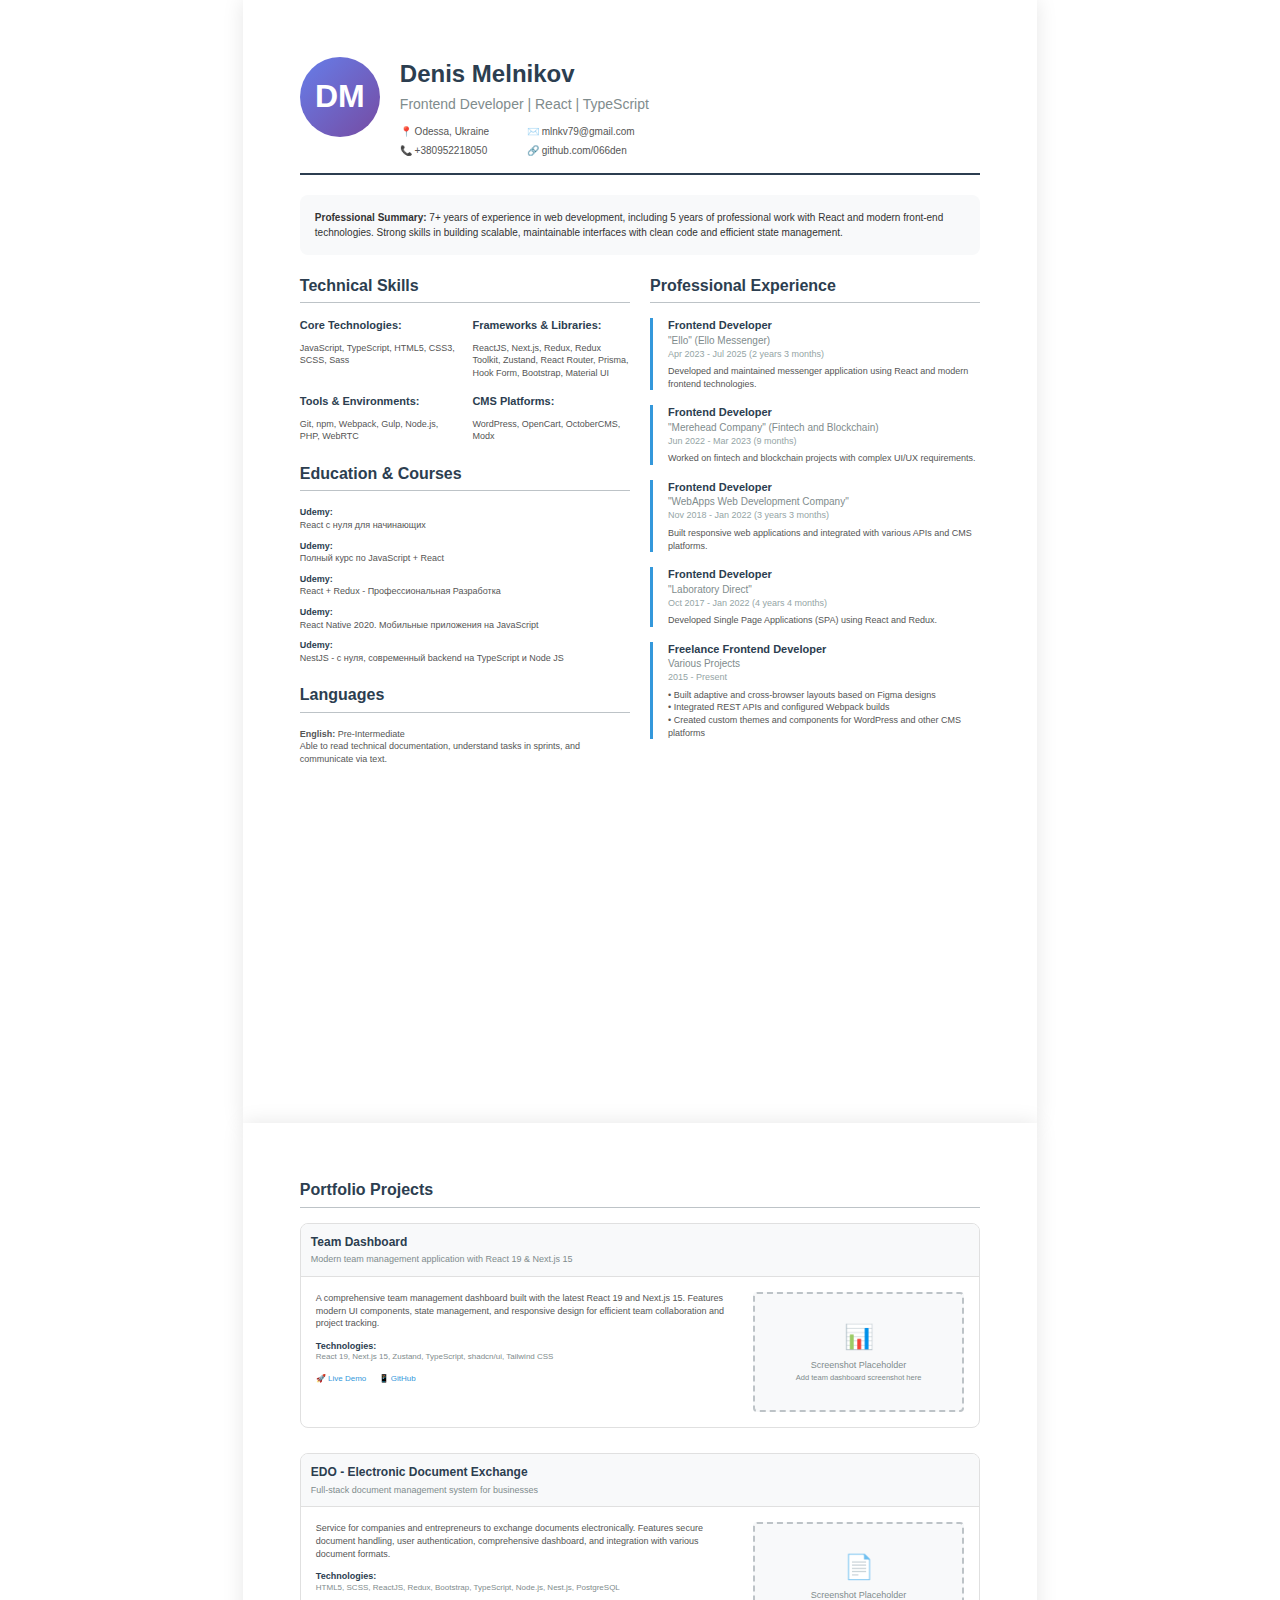
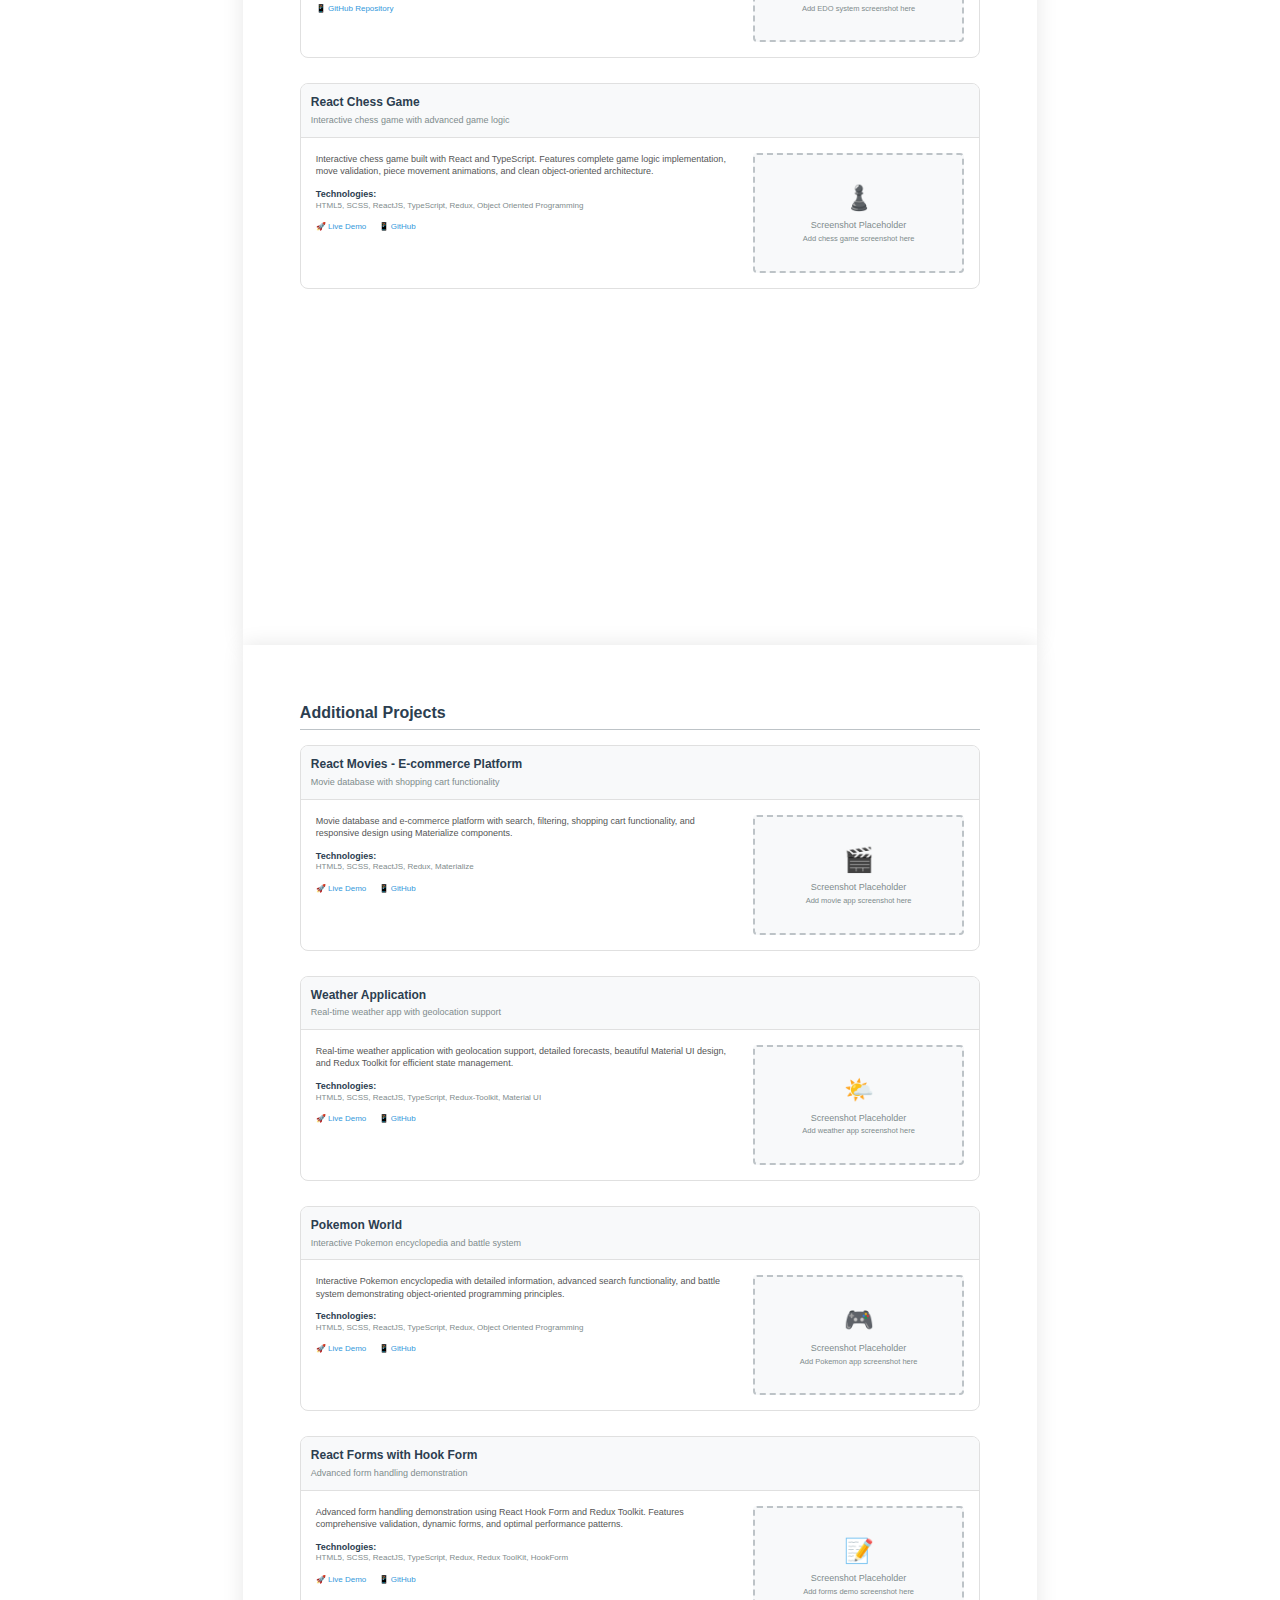
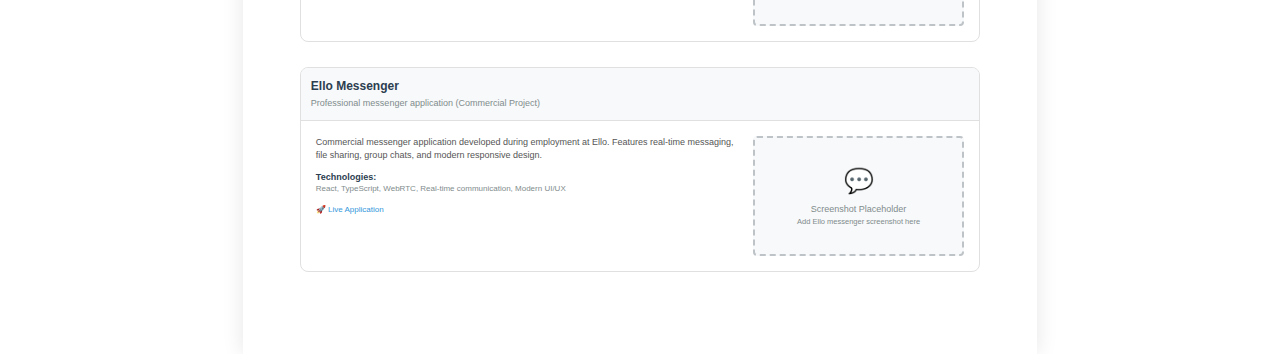
<file: denis_resume_pdf_layout.html>
<!DOCTYPE html>
<html lang="en">
<head>
    <meta charset="UTF-8">
    <meta name="viewport" content="width=device-width, initial-scale=1.0">
    <title>Denis Melnikov - Frontend Developer Resume</title>
    <style>
        * {
            margin: 0;
            padding: 0;
            box-sizing: border-box;
        }

        body {
            font-family: 'Segoe UI', Tahoma, Geneva, Verdana, sans-serif;
            line-height: 1.4;
            color: #333;
            background: white;
            font-size: 11px;
        }

        .page {
            width: 210mm;
            min-height: 297mm;
            margin: 0 auto;
            background: white;
            padding: 15mm;
            box-shadow: 0 0 20px rgba(0,0,0,0.1);
        }

        .header {
            display: flex;
            align-items: flex-start;
            margin-bottom: 20px;
            padding-bottom: 15px;
            border-bottom: 2px solid #2c3e50;
        }

        .profile-photo {
            width: 80px;
            height: 80px;
            border-radius: 50%;
            background: linear-gradient(135deg, #667eea, #764ba2);
            display: flex;
            align-items: center;
            justify-content: center;
            color: white;
            font-size: 32px;
            font-weight: bold;
            margin-right: 20px;
            flex-shrink: 0;
        }

        .header-info h1 {
            font-size: 24px;
            color: #2c3e50;
            margin-bottom: 5px;
        }

        .header-info .title {
            font-size: 14px;
            color: #7f8c8d;
            margin-bottom: 10px;
        }

        .contact-grid {
            display: grid;
            grid-template-columns: 1fr 1fr;
            gap: 5px;
            font-size: 10px;
        }

        .contact-item {
            color: #555;
        }

        .summary {
            background: #f8f9fa;
            padding: 15px;
            border-radius: 8px;
            margin-bottom: 20px;
            font-size: 10px;
            line-height: 1.5;
        }

        .section {
            margin-bottom: 20px;
        }

        .section h2 {
            font-size: 16px;
            color: #2c3e50;
            border-bottom: 1px solid #bdc3c7;
            padding-bottom: 5px;
            margin-bottom: 15px;
        }

        .two-column {
            display: grid;
            grid-template-columns: 1fr 1fr;
            gap: 20px;
        }

        .skills-grid {
            display: grid;
            grid-template-columns: 1fr 1fr;
            gap: 15px;
        }

        .skill-category h3 {
            font-size: 11px;
            color: #2c3e50;
            margin-bottom: 8px;
        }

        .skills-list {
            font-size: 9px;
            line-height: 1.4;
            color: #555;
        }

        .experience-item {
            margin-bottom: 15px;
            padding-left: 15px;
            border-left: 3px solid #3498db;
        }

        .job-title {
            font-size: 11px;
            font-weight: bold;
            color: #2c3e50;
        }

        .company {
            font-size: 10px;
            color: #7f8c8d;
        }

        .period {
            font-size: 9px;
            color: #95a5a6;
        }

        .job-description {
            font-size: 9px;
            color: #555;
            margin-top: 5px;
            line-height: 1.4;
        }

        .projects-section {
            page-break-before: always;
        }

        .project {
            margin-bottom: 25px;
            border: 1px solid #e0e0e0;
            border-radius: 8px;
            overflow: hidden;
        }

        .project-header {
            background: #f8f9fa;
            padding: 10px;
            border-bottom: 1px solid #e0e0e0;
        }

        .project-title {
            font-size: 12px;
            font-weight: bold;
            color: #2c3e50;
            margin-bottom: 3px;
        }

        .project-subtitle {
            font-size: 9px;
            color: #7f8c8d;
        }

        .project-content {
            display: grid;
            grid-template-columns: 2fr 1fr;
            gap: 15px;
            padding: 15px;
        }

        .project-screenshot {
            width: 100%;
            height: 120px;
            background: #f8f9fa;
            border: 2px dashed #bdc3c7;
            display: flex;
            align-items: center;
            justify-content: center;
            border-radius: 4px;
            color: #7f8c8d;
            font-size: 9px;
            text-align: center;
            position: relative;
        }

        .screenshot-placeholder {
            text-align: center;
        }

        .screenshot-icon {
            font-size: 24px;
            margin-bottom: 5px;
            display: block;
        }

        .project-info {
            font-size: 9px;
        }

        .project-description {
            color: #555;
            line-height: 1.4;
            margin-bottom: 10px;
        }

        .tech-stack {
            margin-bottom: 10px;
        }

        .tech-stack strong {
            color: #2c3e50;
            font-size: 9px;
        }

        .tech-list {
            color: #7f8c8d;
            font-size: 8px;
            line-height: 1.3;
        }

        .project-links {
            font-size: 8px;
        }

        .project-links a {
            color: #3498db;
            text-decoration: none;
            margin-right: 10px;
        }

        .education-item {
            margin-bottom: 8px;
            font-size: 9px;
            color: #555;
        }

        .course-title {
            font-weight: bold;
            color: #2c3e50;
        }

        .print-only {
            display: none;
        }

        /* Print styles */
        @media print {
            body {
                background: white;
                font-size: 10px;
            }
            
            .page {
                width: auto;
                height: auto;
                margin: 0;
                padding: 20px;
                box-shadow: none;
                page-break-after: always;
            }
            
            .projects-section {
                page-break-before: always;
            }
            
            .project {
                page-break-inside: avoid;
                margin-bottom: 20px;
            }
            
            .print-only {
                display: block;
            }
        }

        @page {
            size: A4;
            margin: 15mm;
        }
    </style>
</head>
<body>
    <!-- Page 1 -->
    <div class="page">
        <!-- Header -->
        <div class="header">
            <div class="profile-photo">DM</div>
            <div class="header-info">
                <h1>Denis Melnikov</h1>
                <div class="title">Frontend Developer | React | TypeScript</div>
                <div class="contact-grid">
                    <div class="contact-item">📍 Odessa, Ukraine</div>
                    <div class="contact-item">✉️ mlnkv79@gmail.com</div>
                    <div class="contact-item">📞 +380952218050</div>
                    <div class="contact-item">🔗 github.com/066den</div>
                </div>
            </div>
        </div>

        <!-- Summary -->
        <div class="summary">
            <strong>Professional Summary:</strong> 7+ years of experience in web development, including 5 years of professional work with React and modern front-end technologies. Strong skills in building scalable, maintainable interfaces with clean code and efficient state management.
        </div>

        <!-- Two column layout -->
        <div class="two-column">
            <!-- Left Column -->
            <div>
                <!-- Skills -->
                <div class="section">
                    <h2>Technical Skills</h2>
                    <div class="skills-grid">
                        <div class="skill-category">
                            <h3>Core Technologies:</h3>
                            <div class="skills-list">
                                JavaScript, TypeScript, HTML5, CSS3, SCSS, Sass
                            </div>
                        </div>
                        <div class="skill-category">
                            <h3>Frameworks & Libraries:</h3>
                            <div class="skills-list">
                                ReactJS, Next.js, Redux, Redux Toolkit, Zustand, React Router, Prisma, Hook Form, Bootstrap, Material UI
                            </div>
                        </div>
                        <div class="skill-category">
                            <h3>Tools & Environments:</h3>
                            <div class="skills-list">
                                Git, npm, Webpack, Gulp, Node.js, PHP, WebRTC
                            </div>
                        </div>
                        <div class="skill-category">
                            <h3>CMS Platforms:</h3>
                            <div class="skills-list">
                                WordPress, OpenCart, OctoberCMS, Modx
                            </div>
                        </div>
                    </div>
                </div>

                <!-- Education -->
                <div class="section">
                    <h2>Education & Courses</h2>
                    <div class="education-item">
                        <div class="course-title">Udemy:</div> React с нуля для начинающих
                    </div>
                    <div class="education-item">
                        <div class="course-title">Udemy:</div> Полный курс по JavaScript + React
                    </div>
                    <div class="education-item">
                        <div class="course-title">Udemy:</div> React + Redux - Профессиональная Разработка
                    </div>
                    <div class="education-item">
                        <div class="course-title">Udemy:</div> React Native 2020. Мобильные приложения на JavaScript
                    </div>
                    <div class="education-item">
                        <div class="course-title">Udemy:</div> NestJS - с нуля, современный backend на TypeScript и Node JS
                    </div>
                </div>

                <!-- Languages -->
                <div class="section">
                    <h2>Languages</h2>
                    <div style="font-size: 9px; color: #555;">
                        <strong>English:</strong> Pre-Intermediate<br>
                        Able to read technical documentation, understand tasks in sprints, and communicate via text.
                    </div>
                </div>
            </div>

            <!-- Right Column -->
            <div>
                <!-- Experience -->
                <div class="section">
                    <h2>Professional Experience</h2>
                    <div class="experience-item">
                        <div class="job-title">Frontend Developer</div>
                        <div class="company">"Ello" (Ello Messenger)</div>
                        <div class="period">Apr 2023 - Jul 2025 (2 years 3 months)</div>
                        <div class="job-description">
                            Developed and maintained messenger application using React and modern frontend technologies.
                        </div>
                    </div>

                    <div class="experience-item">
                        <div class="job-title">Frontend Developer</div>
                        <div class="company">"Merehead Company" (Fintech and Blockchain)</div>
                        <div class="period">Jun 2022 - Mar 2023 (9 months)</div>
                        <div class="job-description">
                            Worked on fintech and blockchain projects with complex UI/UX requirements.
                        </div>
                    </div>

                    <div class="experience-item">
                        <div class="job-title">Frontend Developer</div>
                        <div class="company">"WebApps Web Development Company"</div>
                        <div class="period">Nov 2018 - Jan 2022 (3 years 3 months)</div>
                        <div class="job-description">
                            Built responsive web applications and integrated with various APIs and CMS platforms.
                        </div>
                    </div>

                    <div class="experience-item">
                        <div class="job-title">Frontend Developer</div>
                        <div class="company">"Laboratory Direct"</div>
                        <div class="period">Oct 2017 - Jan 2022 (4 years 4 months)</div>
                        <div class="job-description">
                            Developed Single Page Applications (SPA) using React and Redux.
                        </div>
                    </div>

                    <div class="experience-item">
                        <div class="job-title">Freelance Frontend Developer</div>
                        <div class="company">Various Projects</div>
                        <div class="period">2015 - Present</div>
                        <div class="job-description">
                            • Built adaptive and cross-browser layouts based on Figma designs<br>
                            • Integrated REST APIs and configured Webpack builds<br>
                            • Created custom themes and components for WordPress and other CMS platforms
                        </div>
                    </div>
                </div>
            </div>
        </div>
    </div>

    <!-- Page 2 - Projects Portfolio -->
    <div class="page projects-section">
        <div class="section">
            <h2>Portfolio Projects</h2>

            <!-- Team Dashboard -->
            <div class="project">
                <div class="project-header">
                    <div class="project-title">Team Dashboard</div>
                    <div class="project-subtitle">Modern team management application with React 19 & Next.js 15</div>
                </div>
                <div class="project-content">
                    <div class="project-info">
                        <div class="project-description">
                            A comprehensive team management dashboard built with the latest React 19 and Next.js 15. Features modern UI components, state management, and responsive design for efficient team collaboration and project tracking.
                        </div>
                        <div class="tech-stack">
                            <strong>Technologies:</strong><br>
                            <div class="tech-list">React 19, Next.js 15, Zustand, TypeScript, shadcn/ui, Tailwind CSS</div>
                        </div>
                        <div class="project-links">
                            <a href="https://team-dashboard-theta.vercel.app/">🚀 Live Demo</a>
                            <a href="https://github.com/066den/team-dashboard">📱 GitHub</a>
                        </div>
                    </div>
                    <div class="project-screenshot">
                        <div class="screenshot-placeholder">
                            <span class="screenshot-icon">📊</span>
                            Screenshot Placeholder<br>
                            <small>Add team dashboard screenshot here</small>
                        </div>
                    </div>
                </div>
            </div>

            <!-- EDO System -->
            <div class="project">
                <div class="project-header">
                    <div class="project-title">EDO - Electronic Document Exchange</div>
                    <div class="project-subtitle">Full-stack document management system for businesses</div>
                </div>
                <div class="project-content">
                    <div class="project-info">
                        <div class="project-description">
                            Service for companies and entrepreneurs to exchange documents electronically. Features secure document handling, user authentication, comprehensive dashboard, and integration with various document formats.
                        </div>
                        <div class="tech-stack">
                            <strong>Technologies:</strong><br>
                            <div class="tech-list">HTML5, SCSS, ReactJS, Redux, Bootstrap, TypeScript, Node.js, Nest.js, PostgreSQL</div>
                        </div>
                        <div class="project-links">
                            <a href="https://github.com/066den/edo-react-nest">📱 GitHub Repository</a>
                        </div>
                    </div>
                    <div class="project-screenshot">
                        <div class="screenshot-placeholder">
                            <span class="screenshot-icon">📄</span>
                            Screenshot Placeholder<br>
                            <small>Add EDO system screenshot here</small>
                        </div>
                    </div>
                </div>
            </div>

            <!-- React Chess -->
            <div class="project">
                <div class="project-header">
                    <div class="project-title">React Chess Game</div>
                    <div class="project-subtitle">Interactive chess game with advanced game logic</div>
                </div>
                <div class="project-content">
                    <div class="project-info">
                        <div class="project-description">
                            Interactive chess game built with React and TypeScript. Features complete game logic implementation, move validation, piece movement animations, and clean object-oriented architecture.
                        </div>
                        <div class="tech-stack">
                            <strong>Technologies:</strong><br>
                            <div class="tech-list">HTML5, SCSS, ReactJS, TypeScript, Redux, Object Oriented Programming</div>
                        </div>
                        <div class="project-links">
                            <a href="https://066den.github.io/react-chess/">🚀 Live Demo</a>
                            <a href="https://github.com/066den/react-chess">📱 GitHub</a>
                        </div>
                    </div>
                    <div class="project-screenshot">
                        <div class="screenshot-placeholder">
                            <span class="screenshot-icon">♟️</span>
                            Screenshot Placeholder<br>
                            <small>Add chess game screenshot here</small>
                        </div>
                    </div>
                </div>
            </div>
        </div>
    </div>

    <!-- Page 3 - More Projects -->
    <div class="page">
        <div class="section">
            <h2>Additional Projects</h2>

            <!-- E-commerce Movies -->
            <div class="project">
                <div class="project-header">
                    <div class="project-title">React Movies - E-commerce Platform</div>
                    <div class="project-subtitle">Movie database with shopping cart functionality</div>
                </div>
                <div class="project-content">
                    <div class="project-info">
                        <div class="project-description">
                            Movie database and e-commerce platform with search, filtering, shopping cart functionality, and responsive design using Materialize components.
                        </div>
                        <div class="tech-stack">
                            <strong>Technologies:</strong><br>
                            <div class="tech-list">HTML5, SCSS, ReactJS, Redux, Materialize</div>
                        </div>
                        <div class="project-links">
                            <a href="https://066den.github.io/react-movies/">🚀 Live Demo</a>
                            <a href="https://github.com/066den/react-movies">📱 GitHub</a>
                        </div>
                    </div>
                    <div class="project-screenshot">
                        <div class="screenshot-placeholder">
                            <span class="screenshot-icon">🎬</span>
                            Screenshot Placeholder<br>
                            <small>Add movie app screenshot here</small>
                        </div>
                    </div>
                </div>
            </div>

            <!-- Weather App -->
            <div class="project">
                <div class="project-header">
                    <div class="project-title">Weather Application</div>
                    <div class="project-subtitle">Real-time weather app with geolocation support</div>
                </div>
                <div class="project-content">
                    <div class="project-info">
                        <div class="project-description">
                            Real-time weather application with geolocation support, detailed forecasts, beautiful Material UI design, and Redux Toolkit for efficient state management.
                        </div>
                        <div class="tech-stack">
                            <strong>Technologies:</strong><br>
                            <div class="tech-list">HTML5, SCSS, ReactJS, TypeScript, Redux-Toolkit, Material UI</div>
                        </div>
                        <div class="project-links">
                            <a href="https://066den.github.io/weather/">🚀 Live Demo</a>
                            <a href="https://github.com/066den/weather">📱 GitHub</a>
                        </div>
                    </div>
                    <div class="project-screenshot">
                        <div class="screenshot-placeholder">
                            <span class="screenshot-icon">🌤️</span>
                            Screenshot Placeholder<br>
                            <small>Add weather app screenshot here</small>
                        </div>
                    </div>
                </div>
            </div>

            <!-- Pokemon World -->
            <div class="project">
                <div class="project-header">
                    <div class="project-title">Pokemon World</div>
                    <div class="project-subtitle">Interactive Pokemon encyclopedia and battle system</div>
                </div>
                <div class="project-content">
                    <div class="project-info">
                        <div class="project-description">
                            Interactive Pokemon encyclopedia with detailed information, advanced search functionality, and battle system demonstrating object-oriented programming principles.
                        </div>
                        <div class="tech-stack">
                            <strong>Technologies:</strong><br>
                            <div class="tech-list">HTML5, SCSS, ReactJS, TypeScript, Redux, Object Oriented Programming</div>
                        </div>
                        <div class="project-links">
                            <a href="https://066den.github.io/pokemon/">🚀 Live Demo</a>
                            <a href="https://github.com/066den/pokemon">📱 GitHub</a>
                        </div>
                    </div>
                    <div class="project-screenshot">
                        <div class="screenshot-placeholder">
                            <span class="screenshot-icon">🎮</span>
                            Screenshot Placeholder<br>
                            <small>Add Pokemon app screenshot here</small>
                        </div>
                    </div>
                </div>
            </div>

            <!-- React Forms -->
            <div class="project">
                <div class="project-header">
                    <div class="project-title">React Forms with Hook Form</div>
                    <div class="project-subtitle">Advanced form handling demonstration</div>
                </div>
                <div class="project-content">
                    <div class="project-info">
                        <div class="project-description">
                            Advanced form handling demonstration using React Hook Form and Redux Toolkit. Features comprehensive validation, dynamic forms, and optimal performance patterns.
                        </div>
                        <div class="tech-stack">
                            <strong>Technologies:</strong><br>
                            <div class="tech-list">HTML5, SCSS, ReactJS, TypeScript, Redux, Redux ToolKit, HookForm</div>
                        </div>
                        <div class="project-links">
                            <a href="https://066den.github.io/react-reduxtoolkit-hook-form/">🚀 Live Demo</a>
                            <a href="https://github.com/066den/react-reduxtoolkit-hook-form">📱 GitHub</a>
                        </div>
                    </div>
                    <div class="project-screenshot">
                        <div class="screenshot-placeholder">
                            <span class="screenshot-icon">📝</span>
                            Screenshot Placeholder<br>
                            <small>Add forms demo screenshot here</small>
                        </div>
                    </div>
                </div>
            </div>

            <!-- Professional Project -->
            <div class="project">
                <div class="project-header">
                    <div class="project-title">Ello Messenger</div>
                    <div class="project-subtitle">Professional messenger application (Commercial Project)</div>
                </div>
                <div class="project-content">
                    <div class="project-info">
                        <div class="project-description">
                            Commercial messenger application developed during employment at Ello. Features real-time messaging, file sharing, group chats, and modern responsive design.
                        </div>
                        <div class="tech-stack">
                            <strong>Technologies:</strong><br>
                            <div class="tech-list">React, TypeScript, WebRTC, Real-time communication, Modern UI/UX</div>
                        </div>
                        <div class="project-links">
                            <a href="https://stage-web.ellomessenger.com/">🚀 Live Application</a>
                        </div>
                    </div>
                    <div class="project-screenshot">
                        <div class="screenshot-placeholder">
                            <span class="screenshot-icon">💬</span>
                            Screenshot Placeholder<br>
                            <small>Add Ello messenger screenshot here</small>
                        </div>
                    </div>
                </div>
            </div>
        </div>
    </div>

    <div class="print-only" style="text-align: center; font-size: 8px; color: #7f8c8d; margin-top: 20px;">
        This resume is optimized for PDF export. For interactive version visit: github.com/066den
    </div>
</body>
</html>
</file>
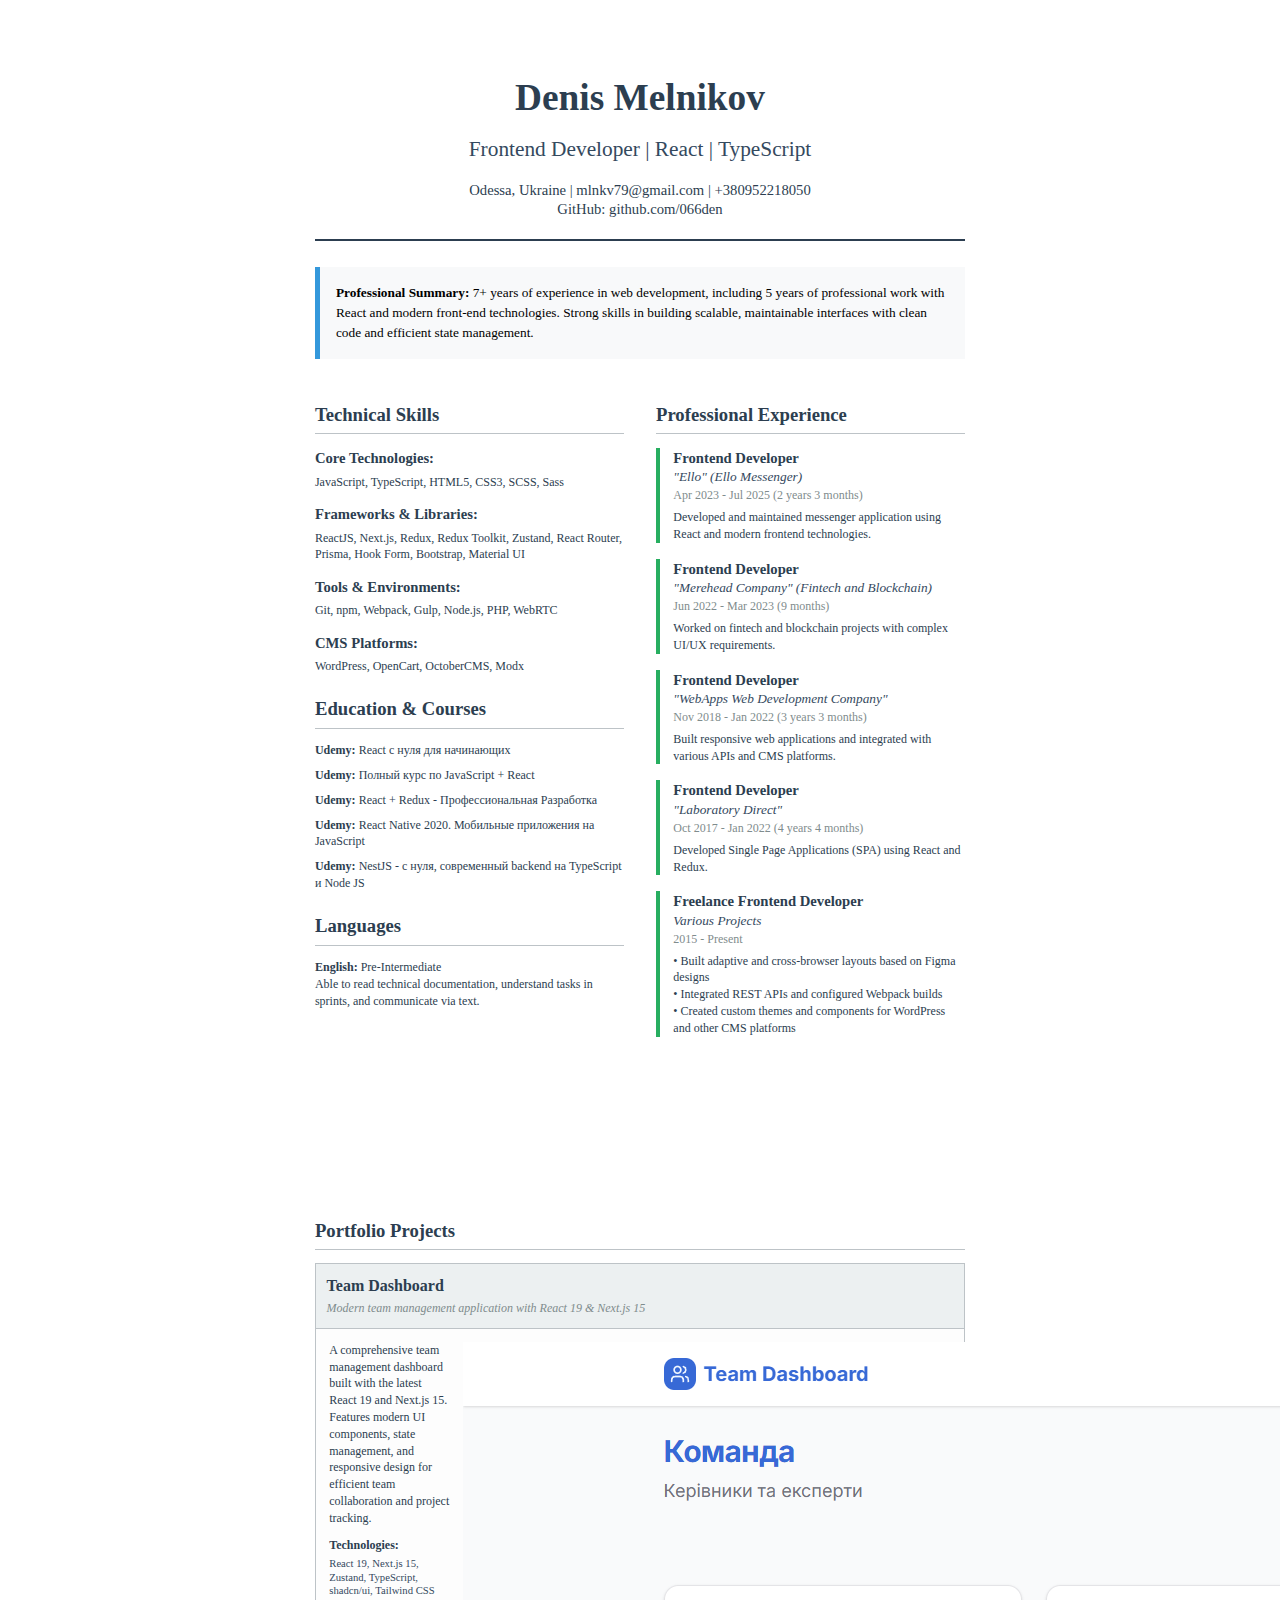
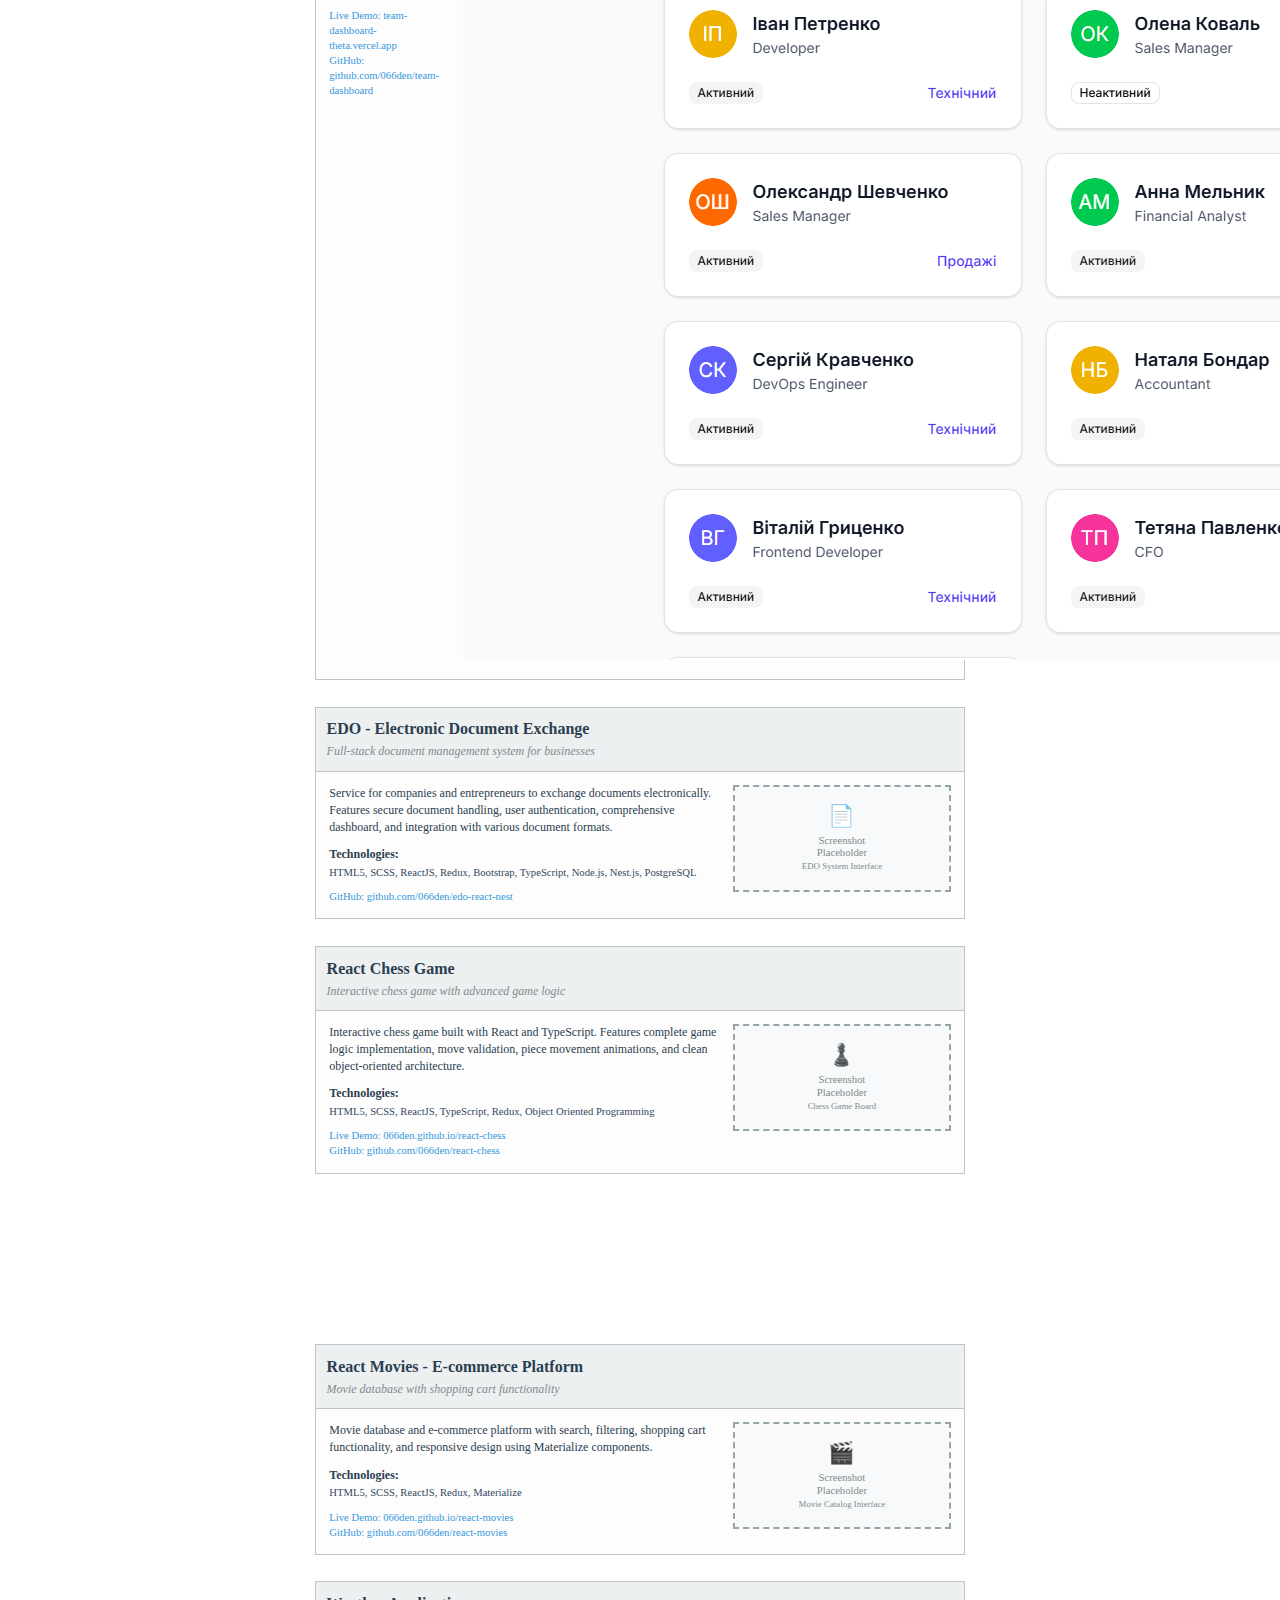
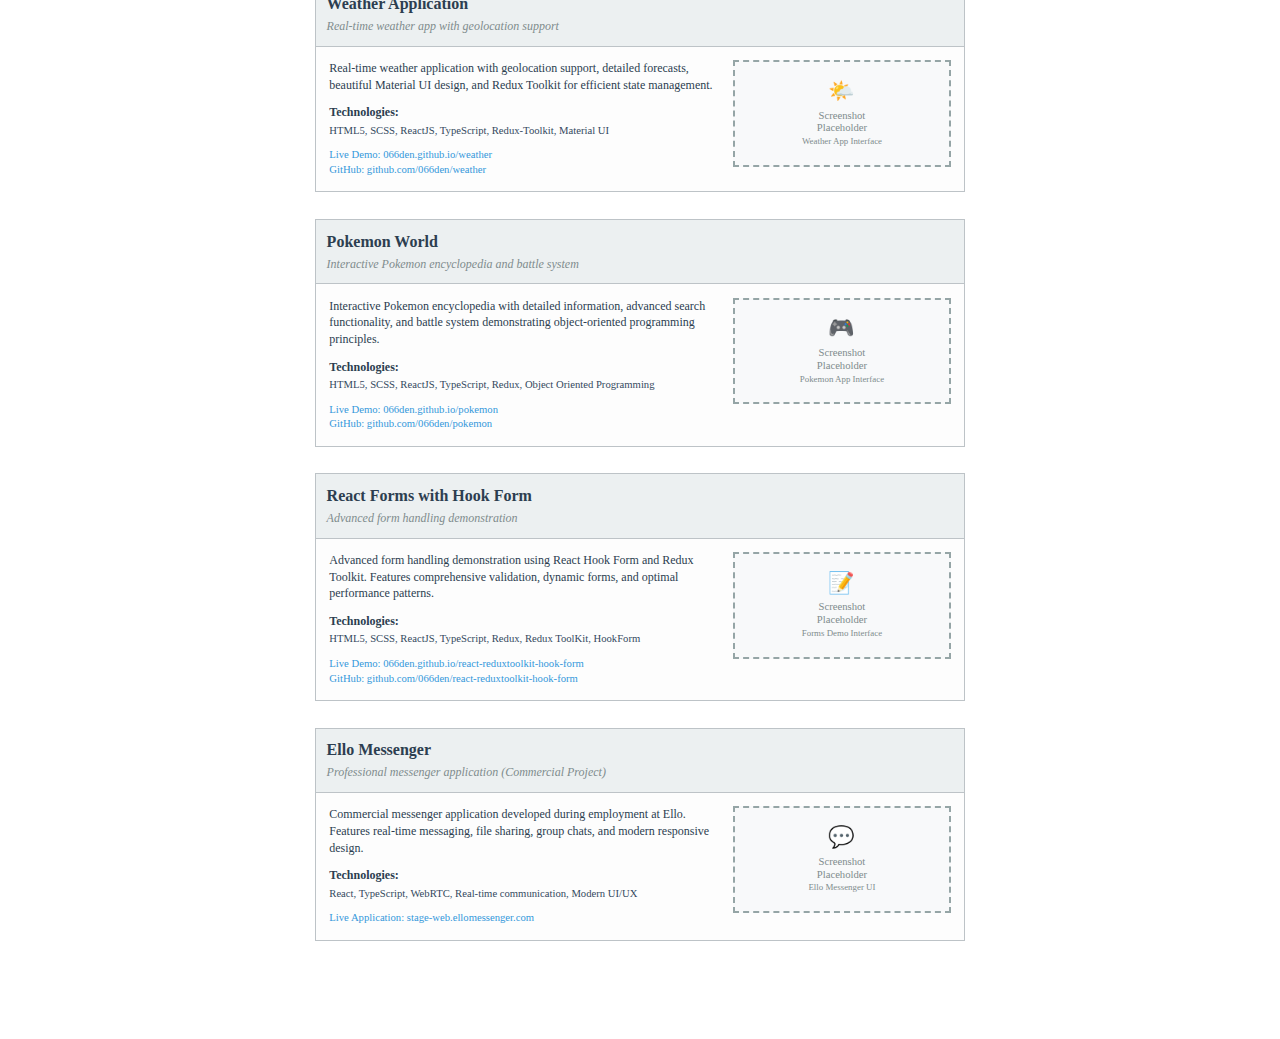
<file: denis_resume_pdf_optimized.html>
<!DOCTYPE html>
<html lang="en">
	<head>
		<meta charset="UTF-8" />
		<meta name="viewport" content="width=device-width, initial-scale=1.0" />
		<title>Denis Melnikov - Frontend Developer Resume</title>
		<style>
			@page {
				size: A4;
				margin: 0.75in;
			}

			* {
				margin: 0;
				padding: 0;
				box-sizing: border-box;
			}

			body {
				font-family: 'Times New Roman', serif;
				font-size: 10pt;
				line-height: 1.4;
				color: #000000;
				background: white;
				width: 210mm;
				margin: 0 auto;
				padding: 0;
			}

			.page {
				width: 210mm;
				min-height: 297mm;
				padding: 19mm;
				background: white;
				page-break-after: always;
			}

			.page:last-child {
				page-break-after: auto;
			}

			/* Header */
			.header {
				text-align: center;
				margin-bottom: 20pt;
				padding-bottom: 15pt;
				border-bottom: 2pt solid #2c3e50;
			}

			.name {
				font-size: 28pt;
				font-weight: bold;
				color: #2c3e50;
				margin-bottom: 8pt;
			}

			.title {
				font-size: 16pt;
				color: #34495e;
				margin-bottom: 12pt;
				font-weight: normal;
			}

			.contact-info {
				font-size: 11pt;
				color: #2c3e50;
				line-height: 1.3;
			}

			/* Sections */
			.section-title {
				font-size: 14pt;
				font-weight: bold;
				color: #2c3e50;
				margin-top: 16pt;
				margin-bottom: 10pt;
				padding-bottom: 4pt;
				border-bottom: 1pt solid #bdc3c7;
				page-break-after: avoid;
			}

			.summary {
				background-color: #f8f9fa;
				padding: 12pt;
				margin-bottom: 16pt;
				border-left: 4pt solid #3498db;
				font-size: 10pt;
				line-height: 1.5;
				page-break-inside: avoid;
			}

			/* Two column layout */
			.two-columns {
				display: table;
				width: 100%;
				table-layout: fixed;
			}

			.column {
				display: table-cell;
				vertical-align: top;
				width: 50%;
				padding: 0;
			}

			.column.left {
				padding-right: 12pt;
			}

			.column.right {
				padding-left: 12pt;
			}

			/* Skills */
			.skills-category {
				margin-bottom: 10pt;
				page-break-inside: avoid;
			}

			.skills-category h3 {
				font-size: 11pt;
				font-weight: bold;
				color: #2c3e50;
				margin-bottom: 4pt;
			}

			.skills-list {
				font-size: 9pt;
				color: #2c3e50;
				line-height: 1.4;
			}

			/* Experience */
			.experience-item {
				margin-bottom: 12pt;
				padding-left: 10pt;
				border-left: 3pt solid #27ae60;
				page-break-inside: avoid;
			}

			.job-title {
				font-size: 11pt;
				font-weight: bold;
				color: #2c3e50;
			}

			.company {
				font-size: 10pt;
				color: #34495e;
				font-style: italic;
			}

			.period {
				font-size: 9pt;
				color: #7f8c8d;
				margin-bottom: 4pt;
			}

			.job-description {
				font-size: 9pt;
				color: #2c3e50;
				line-height: 1.4;
				margin-top: 4pt;
			}

			/* Education */
			.education-item {
				margin-bottom: 6pt;
				font-size: 9pt;
				color: #2c3e50;
				page-break-inside: avoid;
			}

			.course-title {
				font-weight: bold;
			}

			/* Projects */
			.project {
				margin-bottom: 20pt;
				border: 1pt solid #bdc3c7;
				page-break-inside: avoid;
				background-color: #fdfdfd;
			}

			.project-header {
				background-color: #ecf0f1;
				padding: 8pt;
				border-bottom: 1pt solid #bdc3c7;
			}

			.project-title {
				font-size: 12pt;
				font-weight: bold;
				color: #2c3e50;
				margin-bottom: 2pt;
			}

			.project-subtitle {
				font-size: 9pt;
				color: #7f8c8d;
				font-style: italic;
			}

			.project-content {
				display: table;
				width: 100%;
				padding: 10pt;
			}

			.project-info {
				display: table-cell;
				width: 65%;
				vertical-align: top;
				padding-right: 10pt;
			}

			.project-screenshot {
				display: table-cell;
				width: 35%;
				vertical-align: top;
			}

			.screenshot-placeholder {
				width: 100%;
				height: 80pt;
				border: 2pt dashed #95a5a6;
				background-color: #f8f9fa;
				text-align: center;
				display: table;
			}

			.screenshot-content {
				display: table-cell;
				vertical-align: middle;
				font-size: 8pt;
				color: #7f8c8d;
				line-height: 1.2;
			}

			.screenshot-icon {
				font-size: 16pt;
				display: block;
				margin-bottom: 4pt;
			}

			.project-description {
				font-size: 9pt;
				color: #2c3e50;
				line-height: 1.4;
				margin-bottom: 8pt;
			}

			.tech-stack {
				margin-bottom: 8pt;
			}

			.tech-label {
				font-size: 9pt;
				font-weight: bold;
				color: #2c3e50;
			}

			.tech-list {
				font-size: 8pt;
				color: #34495e;
				line-height: 1.3;
				margin-top: 2pt;
			}

			.project-links {
				font-size: 8pt;
			}

			.project-links a {
				color: #3498db;
				text-decoration: none;
				margin-right: 8pt;
			}

			/* Print optimizations */
			@media print {
				body {
					font-size: 9pt;
				}

				.page {
					page-break-after: always;
					margin: 0;
					padding: 0.75in;
				}

				.project {
					page-break-inside: avoid;
				}

				.experience-item {
					page-break-inside: avoid;
				}

				.skills-category {
					page-break-inside: avoid;
				}
			}

			/* Avoid page breaks */
			.avoid-break {
				page-break-inside: avoid;
			}
		</style>
	</head>
	<body>
		<!-- PAGE 1 -->
		<div class="page">
			<!-- Header -->
			<header class="header">
				<h1 class="name">Denis Melnikov</h1>
				<div class="title">Frontend Developer | React | TypeScript</div>
				<div class="contact-info">
					Odessa, Ukraine | mlnkv79@gmail.com | +380952218050<br />
					GitHub: github.com/066den
				</div>
			</header>

			<!-- Summary -->
			<div class="summary avoid-break">
				<strong>Professional Summary:</strong> 7+ years of experience in web
				development, including 5 years of professional work with React and
				modern front-end technologies. Strong skills in building scalable,
				maintainable interfaces with clean code and efficient state management.
			</div>

			<!-- Two Column Section -->
			<div class="two-columns">
				<!-- Left Column -->
				<div class="column left">
					<h2 class="section-title">Technical Skills</h2>

					<div class="skills-category avoid-break">
						<h3>Core Technologies:</h3>
						<div class="skills-list">
							JavaScript, TypeScript, HTML5, CSS3, SCSS, Sass
						</div>
					</div>

					<div class="skills-category avoid-break">
						<h3>Frameworks & Libraries:</h3>
						<div class="skills-list">
							ReactJS, Next.js, Redux, Redux Toolkit, Zustand, React Router,
							Prisma, Hook Form, Bootstrap, Material UI
						</div>
					</div>

					<div class="skills-category avoid-break">
						<h3>Tools & Environments:</h3>
						<div class="skills-list">
							Git, npm, Webpack, Gulp, Node.js, PHP, WebRTC
						</div>
					</div>

					<div class="skills-category avoid-break">
						<h3>CMS Platforms:</h3>
						<div class="skills-list">WordPress, OpenCart, OctoberCMS, Modx</div>
					</div>

					<h2 class="section-title">Education & Courses</h2>

					<div class="education-item avoid-break">
						<span class="course-title">Udemy:</span> React с нуля для начинающих
					</div>
					<div class="education-item avoid-break">
						<span class="course-title">Udemy:</span> Полный курс по JavaScript +
						React
					</div>
					<div class="education-item avoid-break">
						<span class="course-title">Udemy:</span> React + Redux -
						Профессиональная Разработка
					</div>
					<div class="education-item avoid-break">
						<span class="course-title">Udemy:</span> React Native 2020.
						Мобильные приложения на JavaScript
					</div>
					<div class="education-item avoid-break">
						<span class="course-title">Udemy:</span> NestJS - с нуля,
						современный backend на TypeScript и Node JS
					</div>

					<h2 class="section-title">Languages</h2>
					<div class="avoid-break" style="font-size: 9pt; color: #2c3e50">
						<strong>English:</strong> Pre-Intermediate<br />
						Able to read technical documentation, understand tasks in sprints,
						and communicate via text.
					</div>
				</div>

				<!-- Right Column -->
				<div class="column right">
					<h2 class="section-title">Professional Experience</h2>

					<div class="experience-item avoid-break">
						<div class="job-title">Frontend Developer</div>
						<div class="company">"Ello" (Ello Messenger)</div>
						<div class="period">Apr 2023 - Jul 2025 (2 years 3 months)</div>
						<div class="job-description">
							Developed and maintained messenger application using React and
							modern frontend technologies.
						</div>
					</div>

					<div class="experience-item avoid-break">
						<div class="job-title">Frontend Developer</div>
						<div class="company">
							"Merehead Company" (Fintech and Blockchain)
						</div>
						<div class="period">Jun 2022 - Mar 2023 (9 months)</div>
						<div class="job-description">
							Worked on fintech and blockchain projects with complex UI/UX
							requirements.
						</div>
					</div>

					<div class="experience-item avoid-break">
						<div class="job-title">Frontend Developer</div>
						<div class="company">"WebApps Web Development Company"</div>
						<div class="period">Nov 2018 - Jan 2022 (3 years 3 months)</div>
						<div class="job-description">
							Built responsive web applications and integrated with various APIs
							and CMS platforms.
						</div>
					</div>

					<div class="experience-item avoid-break">
						<div class="job-title">Frontend Developer</div>
						<div class="company">"Laboratory Direct"</div>
						<div class="period">Oct 2017 - Jan 2022 (4 years 4 months)</div>
						<div class="job-description">
							Developed Single Page Applications (SPA) using React and Redux.
						</div>
					</div>

					<div class="experience-item avoid-break">
						<div class="job-title">Freelance Frontend Developer</div>
						<div class="company">Various Projects</div>
						<div class="period">2015 - Present</div>
						<div class="job-description">
							• Built adaptive and cross-browser layouts based on Figma
							designs<br />
							• Integrated REST APIs and configured Webpack builds<br />
							• Created custom themes and components for WordPress and other CMS
							platforms
						</div>
					</div>
				</div>
			</div>
		</div>

		<!-- PAGE 2 -->
		<div class="page">
			<h2 class="section-title">Portfolio Projects</h2>

			<!-- Team Dashboard -->
			<div class="project avoid-break">
				<div class="project-header">
					<div class="project-title">Team Dashboard</div>
					<div class="project-subtitle">
						Modern team management application with React 19 & Next.js 15
					</div>
				</div>
				<div class="project-content">
					<div class="project-info">
						<div class="project-description">
							A comprehensive team management dashboard built with the latest
							React 19 and Next.js 15. Features modern UI components, state
							management, and responsive design for efficient team collaboration
							and project tracking.
						</div>
						<div class="tech-stack">
							<div class="tech-label">Technologies:</div>
							<div class="tech-list">
								React 19, Next.js 15, Zustand, TypeScript, shadcn/ui, Tailwind
								CSS
							</div>
						</div>
						<div class="project-links">
							<a href="https://team-dashboard-theta.vercel.app/"
								>Live Demo: team-dashboard-theta.vercel.app</a
							><br />
							<a href="https://github.com/066den/team-dashboard"
								>GitHub: github.com/066den/team-dashboard</a
							>
						</div>
					</div>
					<div class="project-screenshot">
						<img src="./dashboard.png" />
						<!-- <div class="screenshot-placeholder">
                    <div class="screenshot-content">
                        <span class="screenshot-icon">📊</span>
                        Screenshot<br>Placeholder<br>
                        <small>Team Dashboard UI</small>
                    </div>
                </div> -->
					</div>
				</div>
			</div>

			<!-- EDO System -->
			<div class="project avoid-break">
				<div class="project-header">
					<div class="project-title">EDO - Electronic Document Exchange</div>
					<div class="project-subtitle">
						Full-stack document management system for businesses
					</div>
				</div>
				<div class="project-content">
					<div class="project-info">
						<div class="project-description">
							Service for companies and entrepreneurs to exchange documents
							electronically. Features secure document handling, user
							authentication, comprehensive dashboard, and integration with
							various document formats.
						</div>
						<div class="tech-stack">
							<div class="tech-label">Technologies:</div>
							<div class="tech-list">
								HTML5, SCSS, ReactJS, Redux, Bootstrap, TypeScript, Node.js,
								Nest.js, PostgreSQL
							</div>
						</div>
						<div class="project-links">
							<a href="https://github.com/066den/edo-react-nest"
								>GitHub: github.com/066den/edo-react-nest</a
							>
						</div>
					</div>
					<div class="project-screenshot">
						<div class="screenshot-placeholder">
							<div class="screenshot-content">
								<span class="screenshot-icon">📄</span>
								Screenshot<br />Placeholder<br />
								<small>EDO System Interface</small>
							</div>
						</div>
					</div>
				</div>
			</div>

			<!-- React Chess -->
			<div class="project avoid-break">
				<div class="project-header">
					<div class="project-title">React Chess Game</div>
					<div class="project-subtitle">
						Interactive chess game with advanced game logic
					</div>
				</div>
				<div class="project-content">
					<div class="project-info">
						<div class="project-description">
							Interactive chess game built with React and TypeScript. Features
							complete game logic implementation, move validation, piece
							movement animations, and clean object-oriented architecture.
						</div>
						<div class="tech-stack">
							<div class="tech-label">Technologies:</div>
							<div class="tech-list">
								HTML5, SCSS, ReactJS, TypeScript, Redux, Object Oriented
								Programming
							</div>
						</div>
						<div class="project-links">
							<a href="https://066den.github.io/react-chess/"
								>Live Demo: 066den.github.io/react-chess</a
							><br />
							<a href="https://github.com/066den/react-chess"
								>GitHub: github.com/066den/react-chess</a
							>
						</div>
					</div>
					<div class="project-screenshot">
						<div class="screenshot-placeholder">
							<div class="screenshot-content">
								<span class="screenshot-icon">♟️</span>
								Screenshot<br />Placeholder<br />
								<small>Chess Game Board</small>
							</div>
						</div>
					</div>
				</div>
			</div>
		</div>

		<!-- PAGE 3 -->
		<div class="page">
			<!-- React Movies -->
			<div class="project avoid-break">
				<div class="project-header">
					<div class="project-title">React Movies - E-commerce Platform</div>
					<div class="project-subtitle">
						Movie database with shopping cart functionality
					</div>
				</div>
				<div class="project-content">
					<div class="project-info">
						<div class="project-description">
							Movie database and e-commerce platform with search, filtering,
							shopping cart functionality, and responsive design using
							Materialize components.
						</div>
						<div class="tech-stack">
							<div class="tech-label">Technologies:</div>
							<div class="tech-list">
								HTML5, SCSS, ReactJS, Redux, Materialize
							</div>
						</div>
						<div class="project-links">
							<a href="https://066den.github.io/react-movies/"
								>Live Demo: 066den.github.io/react-movies</a
							><br />
							<a href="https://github.com/066den/react-movies"
								>GitHub: github.com/066den/react-movies</a
							>
						</div>
					</div>
					<div class="project-screenshot">
						<div class="screenshot-placeholder">
							<div class="screenshot-content">
								<span class="screenshot-icon">🎬</span>
								Screenshot<br />Placeholder<br />
								<small>Movie Catalog Interface</small>
							</div>
						</div>
					</div>
				</div>
			</div>

			<!-- Weather App -->
			<div class="project avoid-break">
				<div class="project-header">
					<div class="project-title">Weather Application</div>
					<div class="project-subtitle">
						Real-time weather app with geolocation support
					</div>
				</div>
				<div class="project-content">
					<div class="project-info">
						<div class="project-description">
							Real-time weather application with geolocation support, detailed
							forecasts, beautiful Material UI design, and Redux Toolkit for
							efficient state management.
						</div>
						<div class="tech-stack">
							<div class="tech-label">Technologies:</div>
							<div class="tech-list">
								HTML5, SCSS, ReactJS, TypeScript, Redux-Toolkit, Material UI
							</div>
						</div>
						<div class="project-links">
							<a href="https://066den.github.io/weather/"
								>Live Demo: 066den.github.io/weather</a
							><br />
							<a href="https://github.com/066den/weather"
								>GitHub: github.com/066den/weather</a
							>
						</div>
					</div>
					<div class="project-screenshot">
						<div class="screenshot-placeholder">
							<div class="screenshot-content">
								<span class="screenshot-icon">🌤️</span>
								Screenshot<br />Placeholder<br />
								<small>Weather App Interface</small>
							</div>
						</div>
					</div>
				</div>
			</div>

			<!-- Pokemon World -->
			<div class="project avoid-break">
				<div class="project-header">
					<div class="project-title">Pokemon World</div>
					<div class="project-subtitle">
						Interactive Pokemon encyclopedia and battle system
					</div>
				</div>
				<div class="project-content">
					<div class="project-info">
						<div class="project-description">
							Interactive Pokemon encyclopedia with detailed information,
							advanced search functionality, and battle system demonstrating
							object-oriented programming principles.
						</div>
						<div class="tech-stack">
							<div class="tech-label">Technologies:</div>
							<div class="tech-list">
								HTML5, SCSS, ReactJS, TypeScript, Redux, Object Oriented
								Programming
							</div>
						</div>
						<div class="project-links">
							<a href="https://066den.github.io/pokemon/"
								>Live Demo: 066den.github.io/pokemon</a
							><br />
							<a href="https://github.com/066den/pokemon"
								>GitHub: github.com/066den/pokemon</a
							>
						</div>
					</div>
					<div class="project-screenshot">
						<div class="screenshot-placeholder">
							<div class="screenshot-content">
								<span class="screenshot-icon">🎮</span>
								Screenshot<br />Placeholder<br />
								<small>Pokemon App Interface</small>
							</div>
						</div>
					</div>
				</div>
			</div>

			<!-- React Forms -->
			<div class="project avoid-break">
				<div class="project-header">
					<div class="project-title">React Forms with Hook Form</div>
					<div class="project-subtitle">
						Advanced form handling demonstration
					</div>
				</div>
				<div class="project-content">
					<div class="project-info">
						<div class="project-description">
							Advanced form handling demonstration using React Hook Form and
							Redux Toolkit. Features comprehensive validation, dynamic forms,
							and optimal performance patterns.
						</div>
						<div class="tech-stack">
							<div class="tech-label">Technologies:</div>
							<div class="tech-list">
								HTML5, SCSS, ReactJS, TypeScript, Redux, Redux ToolKit, HookForm
							</div>
						</div>
						<div class="project-links">
							<a href="https://066den.github.io/react-reduxtoolkit-hook-form/"
								>Live Demo: 066den.github.io/react-reduxtoolkit-hook-form</a
							><br />
							<a href="https://github.com/066den/react-reduxtoolkit-hook-form"
								>GitHub: github.com/066den/react-reduxtoolkit-hook-form</a
							>
						</div>
					</div>
					<div class="project-screenshot">
						<div class="screenshot-placeholder">
							<div class="screenshot-content">
								<span class="screenshot-icon">📝</span>
								Screenshot<br />Placeholder<br />
								<small>Forms Demo Interface</small>
							</div>
						</div>
					</div>
				</div>
			</div>

			<!-- Ello Messenger -->
			<div class="project avoid-break">
				<div class="project-header">
					<div class="project-title">Ello Messenger</div>
					<div class="project-subtitle">
						Professional messenger application (Commercial Project)
					</div>
				</div>
				<div class="project-content">
					<div class="project-info">
						<div class="project-description">
							Commercial messenger application developed during employment at
							Ello. Features real-time messaging, file sharing, group chats, and
							modern responsive design.
						</div>
						<div class="tech-stack">
							<div class="tech-label">Technologies:</div>
							<div class="tech-list">
								React, TypeScript, WebRTC, Real-time communication, Modern UI/UX
							</div>
						</div>
						<div class="project-links">
							<a href="https://stage-web.ellomessenger.com/"
								>Live Application: stage-web.ellomessenger.com</a
							>
						</div>
					</div>
					<div class="project-screenshot">
						<div class="screenshot-placeholder">
							<div class="screenshot-content">
								<span class="screenshot-icon">💬</span>
								Screenshot<br />Placeholder<br />
								<small>Ello Messenger UI</small>
							</div>
						</div>
					</div>
				</div>
			</div>
		</div>
	</body>
</html>
</file>
<file: css/main.css>
body {
	font-family: 'Inter', sans-serif;
}
/* Subtle grid pattern for the hero section background */

.bg-grid {
	background-image:
		linear-gradient(to right, #1e293b 1px, transparent 1px),
		linear-gradient(to bottom, #1e293b 1px, transparent 1px);
	background-size: 40px 40px;
}

.skill-tag {
	@apply px-3 py-1.5 rounded-full text-sm font-medium border transition-colors hover:bg-opacity-30;
}
.project-tag {
	@apply px-2.5 py-1 rounded-md text-xs font-medium border border-transparent bg-opacity-50;
}
</file>
